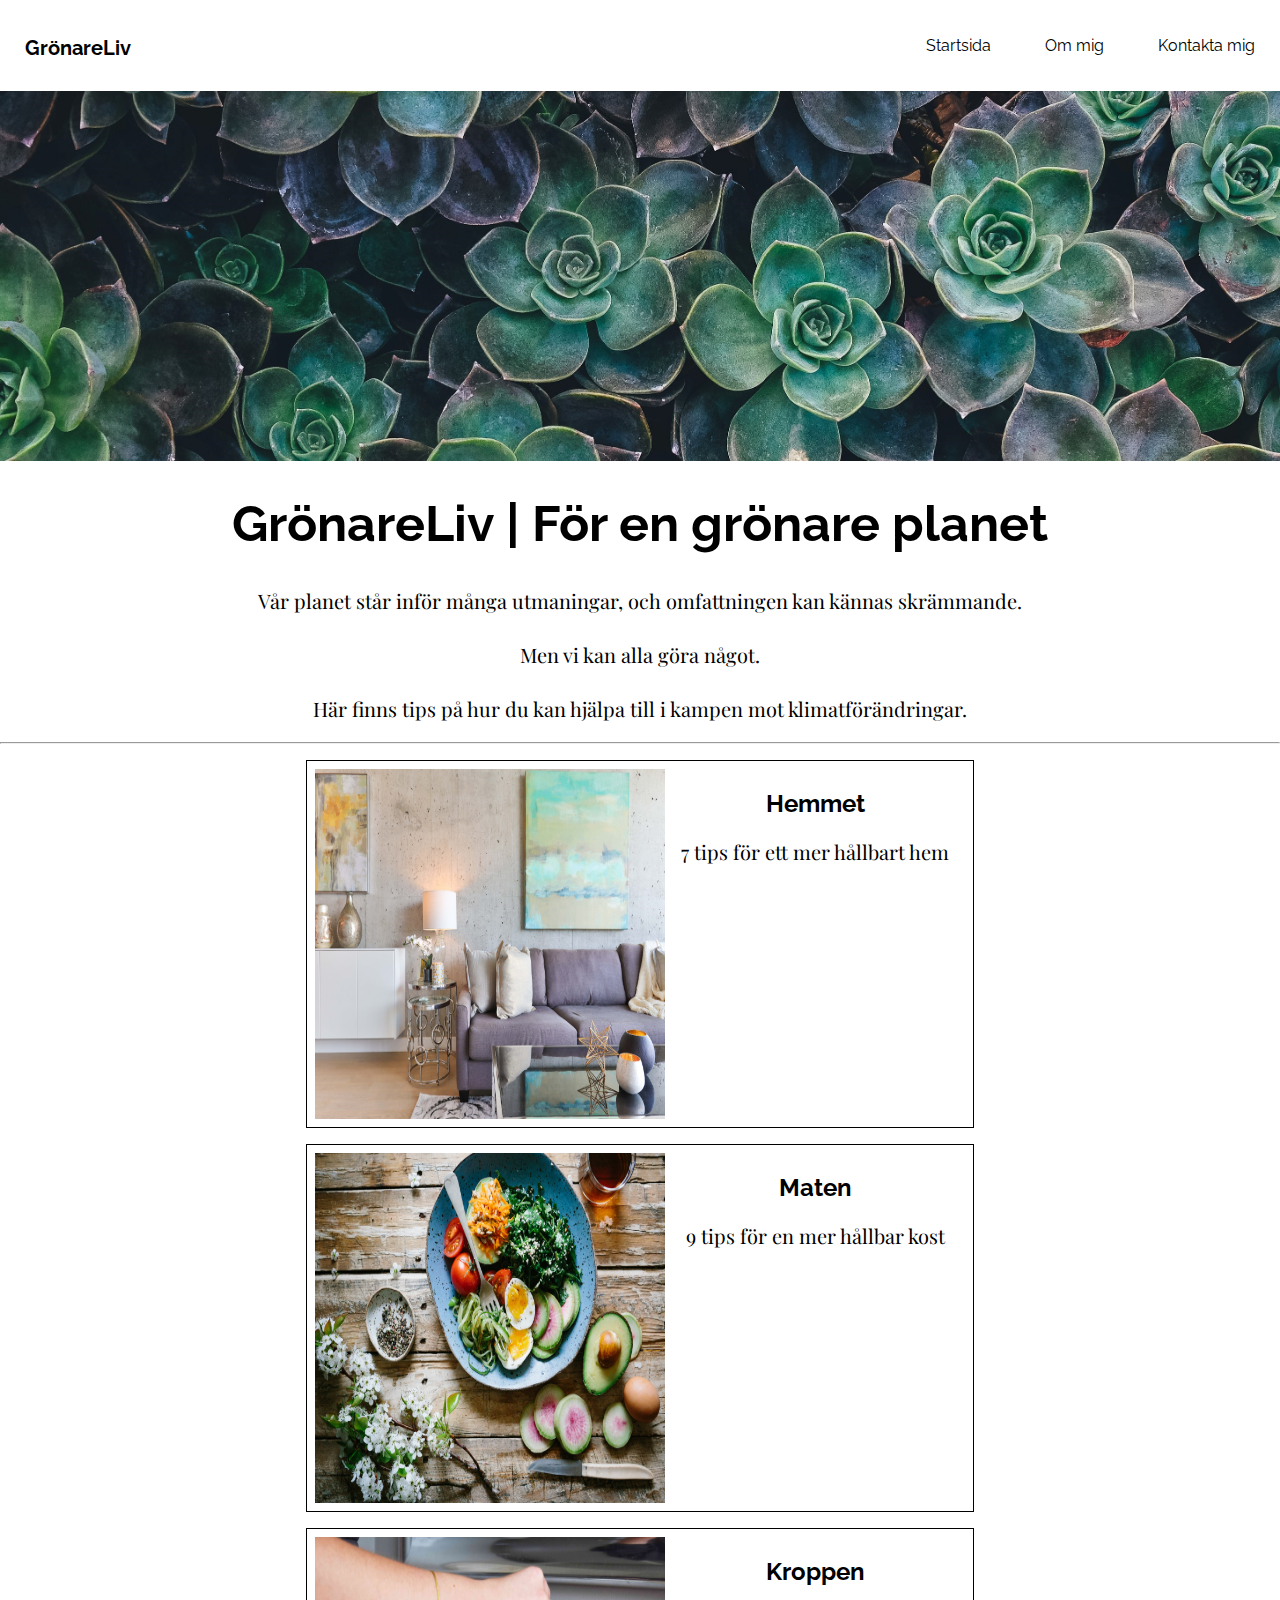
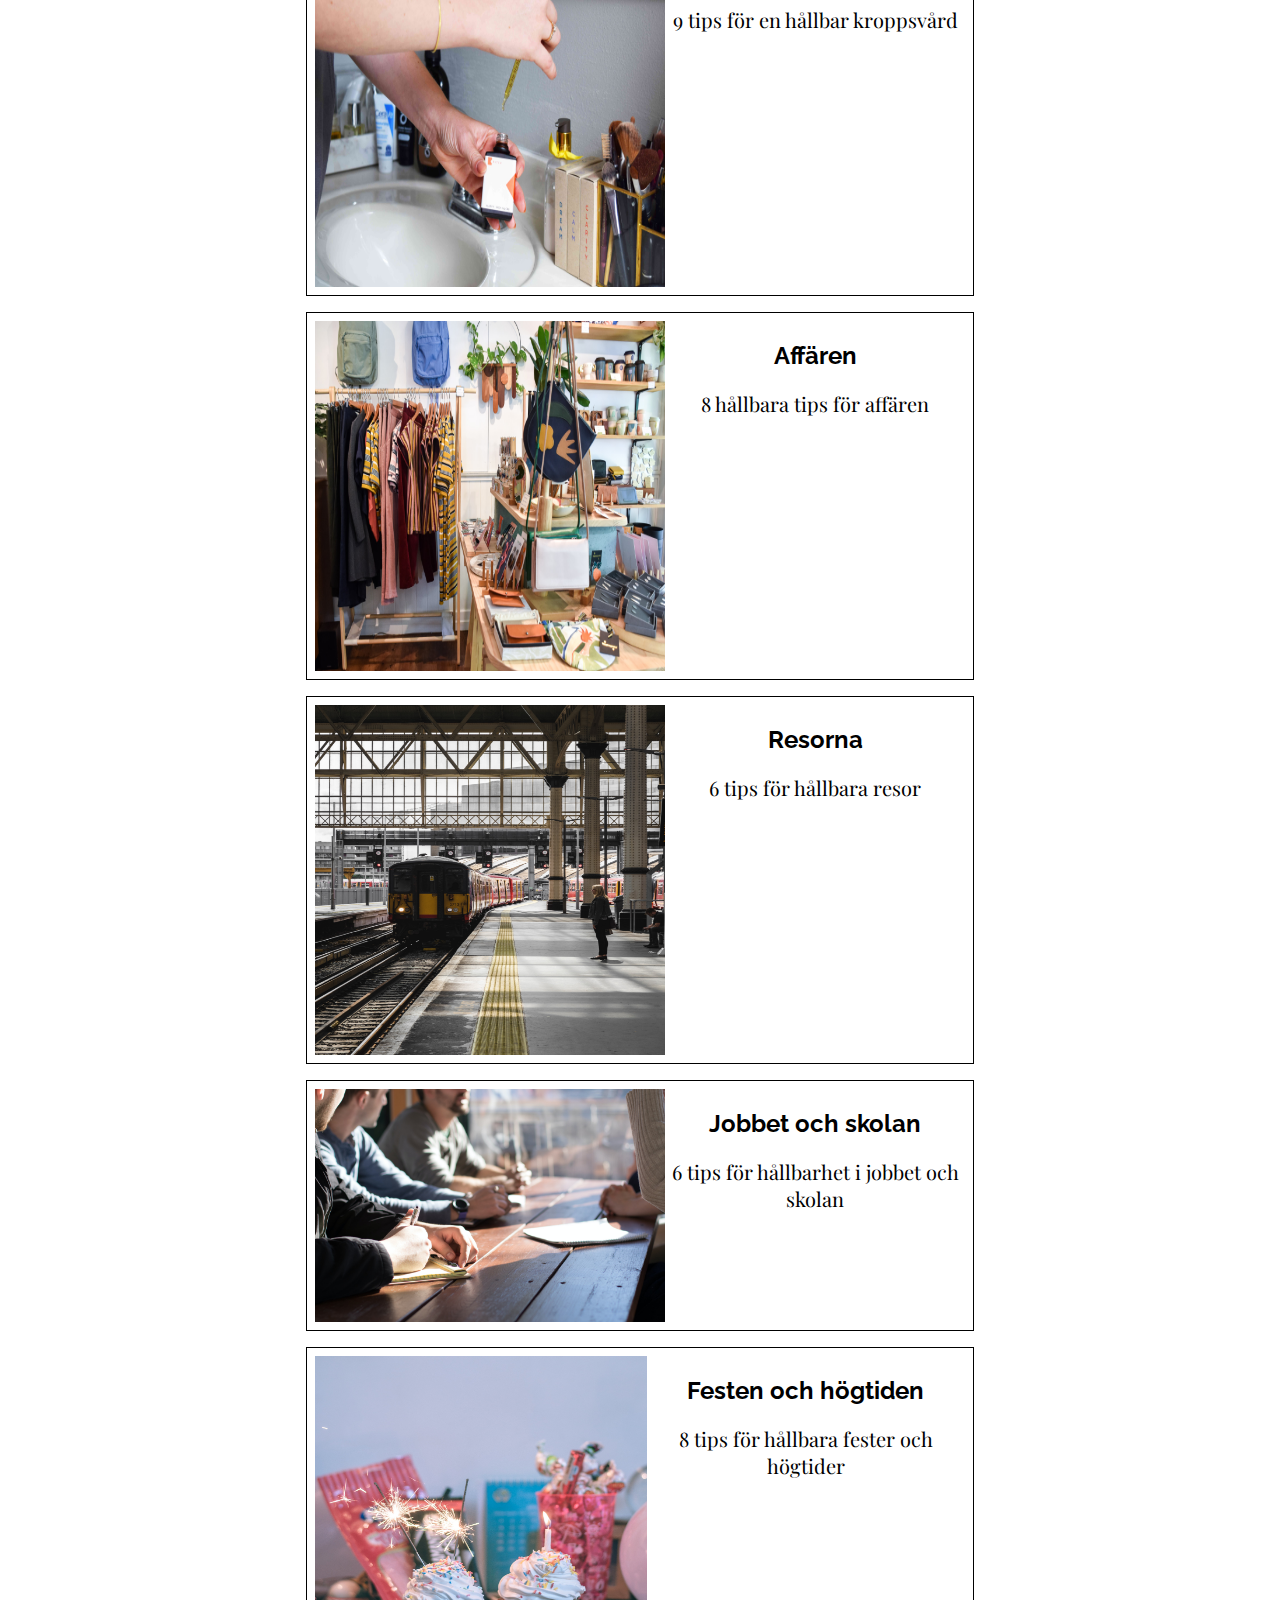
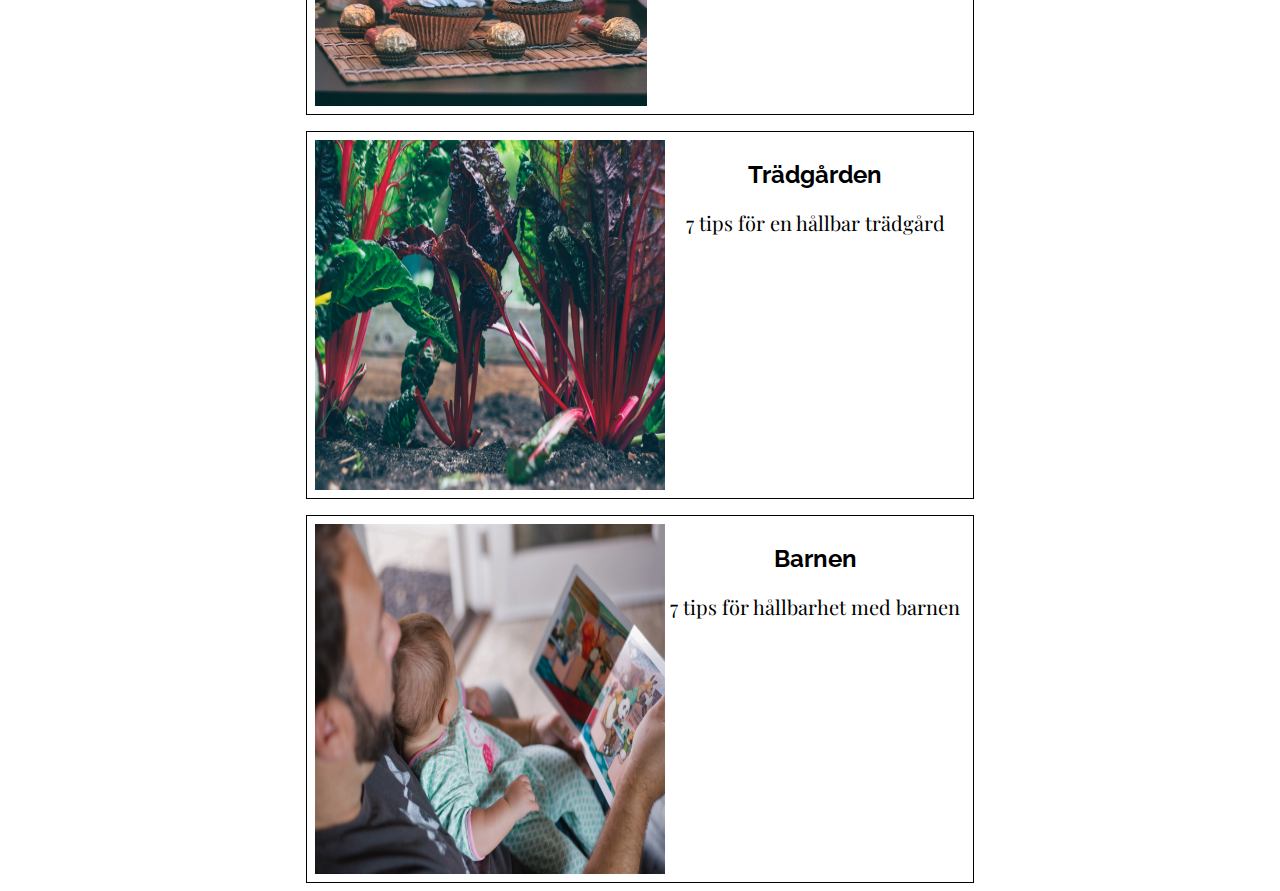
<file: index.html>
<!DOCTYPE html>
<html lang="en">
  <head>
    <meta charset="utf-8">
    <meta name="viewpoint" content="width=device-width, initial-scale=1">
    <title>GrönareLiv</title>
    <link href="https://fonts.googleapis.com/css2?family=Raleway:wght@300&family=Roboto&display=swap" rel="stylesheet">
    <link href="https://fonts.googleapis.com/css2?family=Playfair+Display&family=Raleway:wght@300&display=swap" rel="stylesheet">
    <link rel="stylesheet" href="style.css">
  </head>
  <!--This is the main content-->
  <body>
  <ul class="nav">
    <div class="logo">
      <a href="index.html">GrönareLiv</a>
    </div>
    <li><a href="index.html">Startsida</a></li>
    <li><a href="about.html">Om mig</a></li>
    <li><a href="contact.html">Kontakta mig</a></li>
  </ul>

  <div class="banner">
    <img class="banner-image" src="img/succulents.jpg">
  </div>

  <h1>GrönareLiv | För en grönare planet</h1>
  <p>Vår planet står inför många utmaningar, och omfattningen kan kännas skrämmande.<br> <br>
    Men vi kan alla göra något.<br> <br>
    Här finns tips på hur du kan hjälpa till i kampen mot klimatförändringar.</p>
    <hr>
    <div class="container">

      <a href="hemmet.html" class="item-link">
        <div class="item">
          <img src="img/livingroom.jpg" alt="Hus" width="350px" height="350px"/>
          <div>
            <h2>Hemmet</h2>
            <p>7 tips för ett mer hållbart hem</p>
          </div>
        </div>
      </a>

      <a href="maten.html" class="item-link">
        <div class="item">
          <img src="img/food.jpg" alt="Mat" width="350px" height="350px"/>
          <div>
            <h2>Maten</h2>
            <p>9 tips för en mer hållbar kost</p>
          </div>
        </div>
      </a>

      <a href="kroppen.html" class="item-link">
        <div class="item">
          <img src="img/skincare.jpg" alt="Badrum" width="350px" height="350px"/>
          <div>
            <h2>Kroppen</h2>
            <p>9 tips för en hållbar kroppsvård</p>
          </div>
        </div>
      </a>

      <a href="affaren.html" class="item-link">
        <div class="item">
          <img src="img/affar.jpg" alt="Affär" width="350px" height="350px"/>
          <div>
            <h2>Affären</h2>
            <p>8 hållbara tips för affären</p>
          </div>
        </div>
      </a>

      <a href="resorna.html" class="item-link">
        <div class="item">
          <img src="img/train.jpg" alt="Tågstation" width="350px" height="350px"/>
          <div>
            <h2>Resorna</h2>
            <p>6 tips för hållbara resor</p>
          </div>
        </div>
      </a>

      <a href="jobbet.html" class="item-link">
        <div class="item">
          <img src="img/work.jpg" alt="Människor i ett möte" width="350px"/>
          <div>
            <h2>Jobbet och skolan</h2>
            <p>6 tips för hållbarhet i jobbet och skolan</p>
          </div>
        </div>
      </a>

      <a href="festen.html" class="item-link">
        <div class="item">
          <img src="img/festen.jpg" alt="Fest" width="350px" height="350px"/>
          <div>
            <h2>Festen och högtiden</h2>
            <p>8 tips för hållbara fester och högtider</p>
          </div>
        </div>
      </a>

      <a href="tradgarden.html" class="item-link">
        <div class="item">
          <img src="img/garden.jpg" alt="Trädgård" width="350px" height="350px"/>
          <div>
            <h2>Trädgården</h2>
            <p>7 tips för en hållbar trädgård</p>
          </div>
        </div>
      </a>

      <a href="barnen.html" class="item-link">
        <div class="item">
          <img src="img/family.jpg" alt="Förälder med barn" width="350px" height="350px"/>
          <div>
            <h2>Barnen</h2>
            <p>7 tips för hållbarhet med barnen</p>
          </div>
        </div>
      </a>

    </div>

  </body>
</html>
</file>
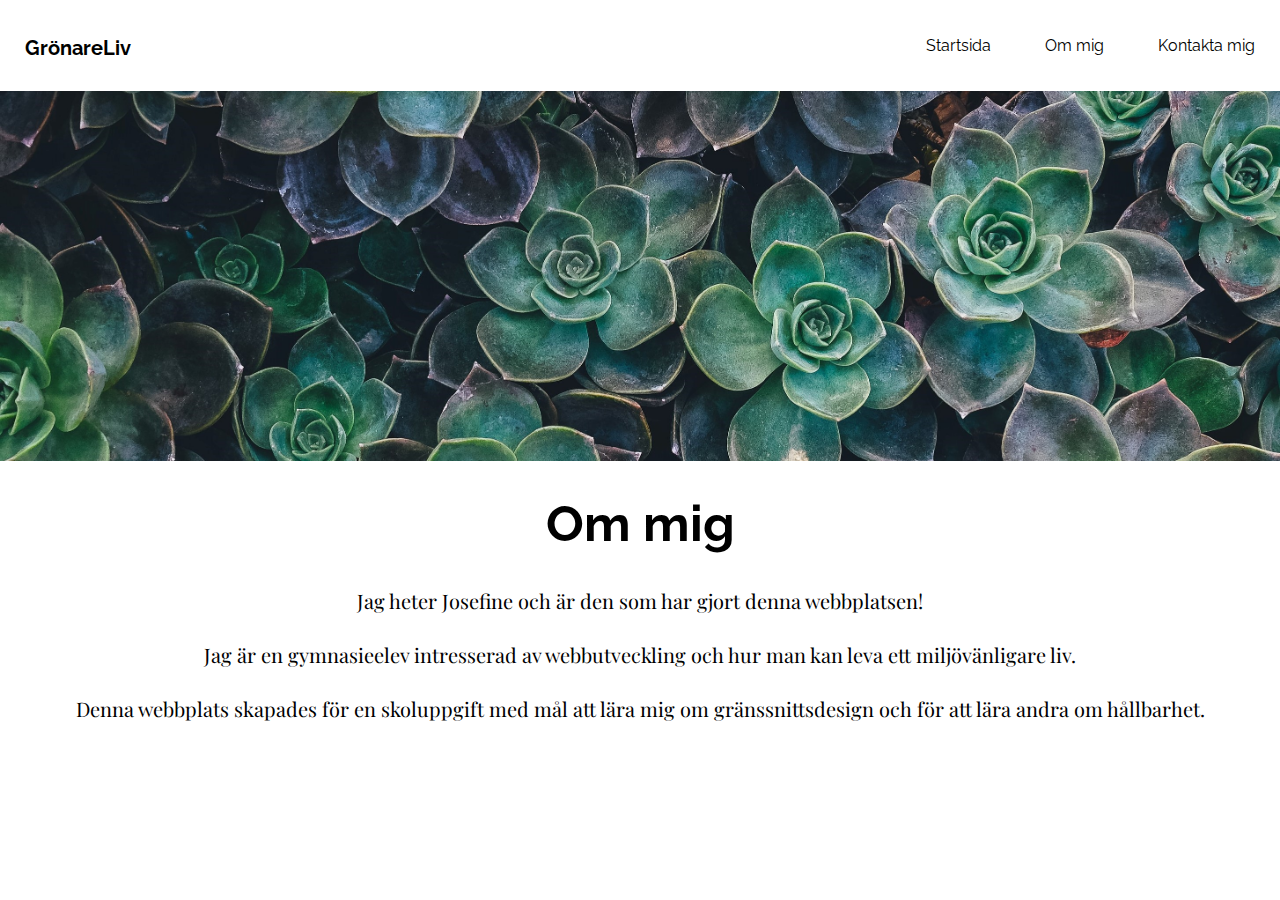
<file: about.html>
<!DOCTYPE html>
<html lang="en">
  <head>
    <meta charset="utf-8">
    <meta name="viewpoint" content="width=device-width, initial-scale=1">
    <title>Om mig | GrönareLiv</title>
    <link href="https://fonts.googleapis.com/css2?family=Raleway:wght@300&family=Roboto&display=swap" rel="stylesheet">
    <link href="https://fonts.googleapis.com/css2?family=Playfair+Display&family=Raleway:wght@300&display=swap" rel="stylesheet">
    <link rel="stylesheet" href="style.css">
  </head>
  <!--This is the main content-->
  <body>
    <ul class="nav">
      <div class="logo">
        <a href="index.html">GrönareLiv</a>
      </div>
      <li><a href="index.html">Startsida</a></li>
      <li><a href="about.html">Om mig</a></li>
      <li><a href="contact.html">Kontakta mig</a></li>
    </ul>

    <div class="banner">
      <img class="banner-image" src="img/succulents.jpg">
    </div>

    <h1>Om mig</h1>
    <p>Jag heter Josefine och är den som har gjort denna webbplatsen!<br> <br>
      Jag är en gymnasieelev intresserad av webbutveckling och hur man kan leva ett miljövänligare liv.<br> <br>
      Denna webbplats skapades för en skoluppgift med mål att lära mig om gränssnittsdesign och för att lära andra om hållbarhet.
    </p>

  </body>
</html>
</file>
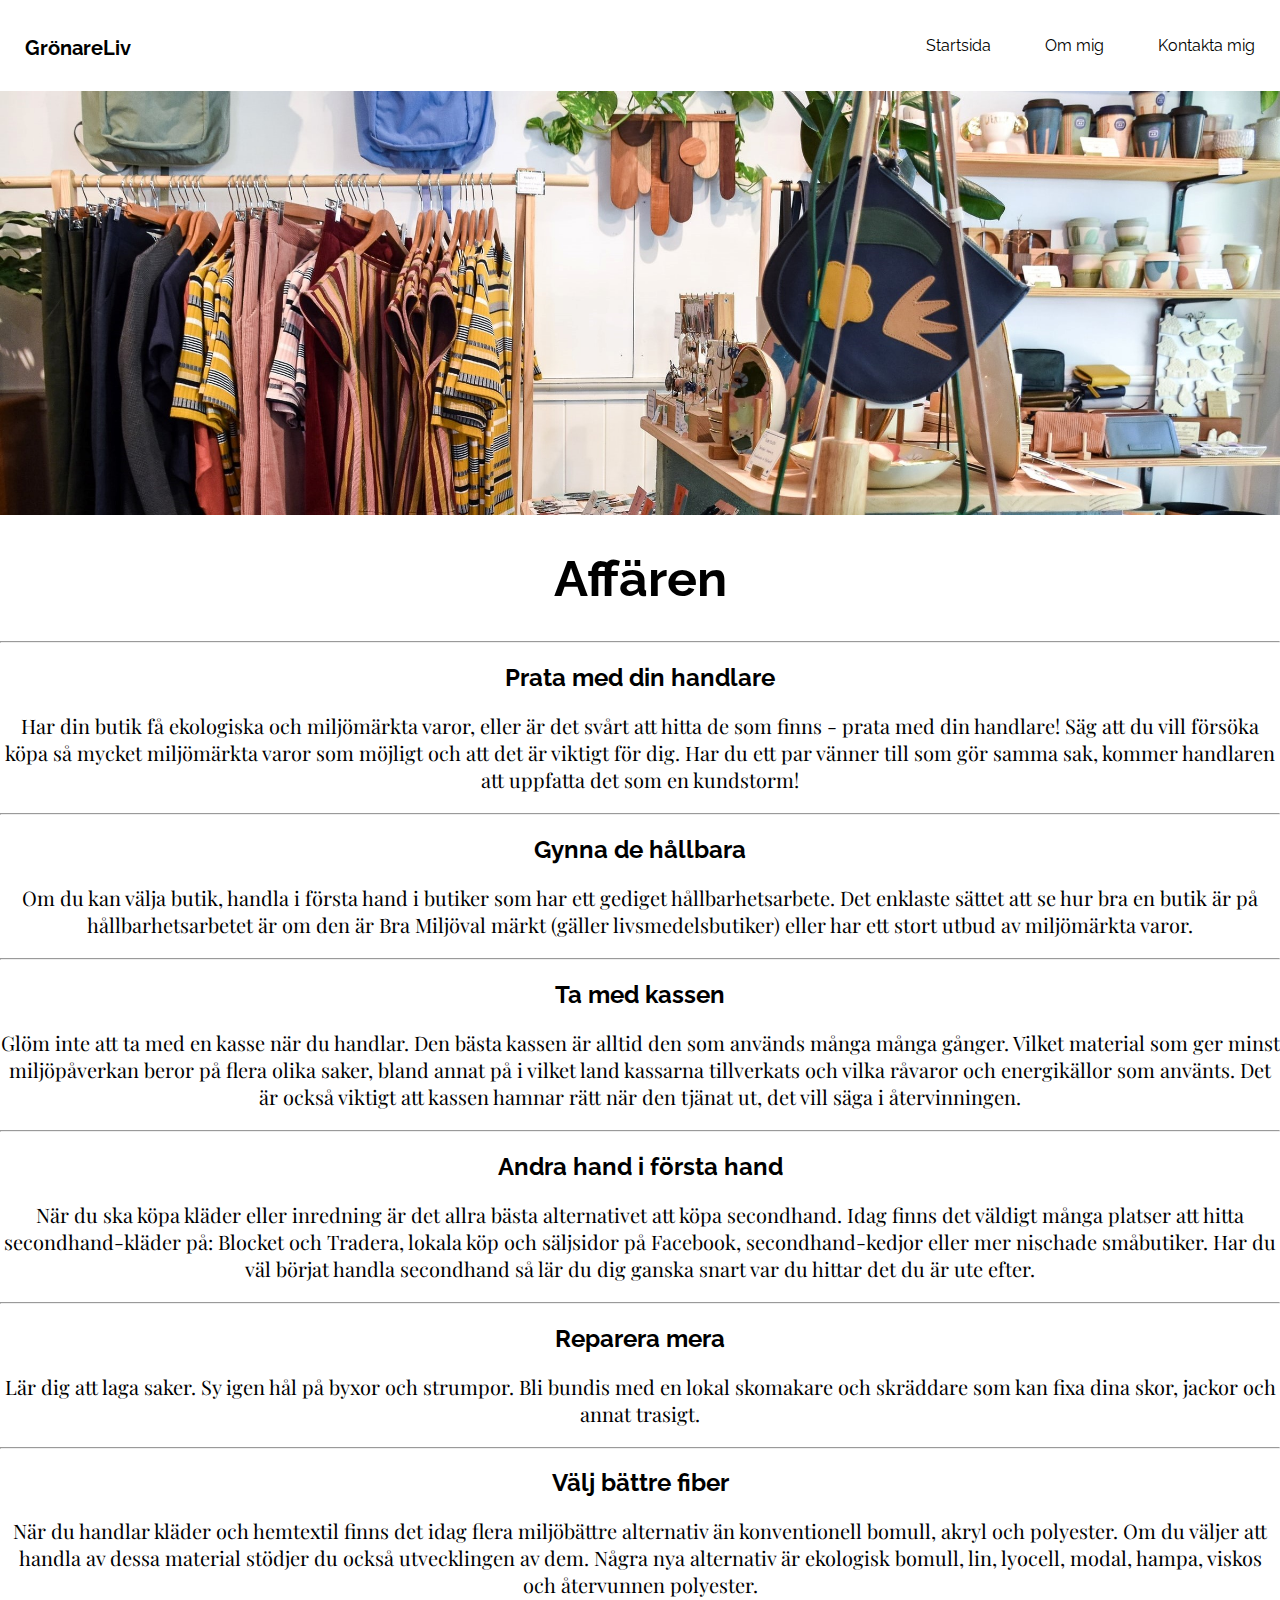
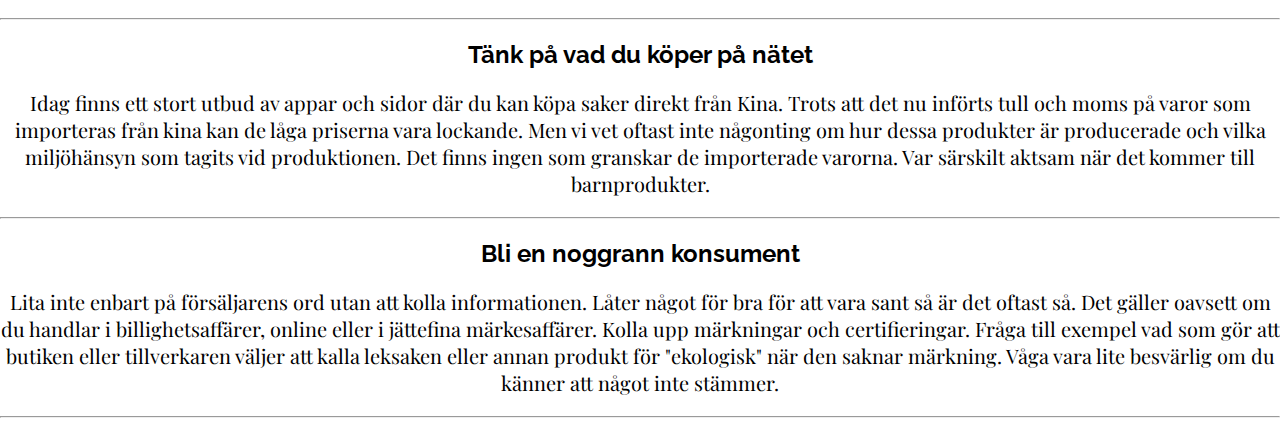
<file: affaren.html>
<!DOCTYPE html>
<html lang="en">
  <head>
    <meta charset="utf-8">
    <meta name="viewpoint" content="width=device-width, initial-scale=1">
    <title>Affären | GrönareLiv</title>
    <link href="https://fonts.googleapis.com/css2?family=Raleway:wght@300&family=Roboto&display=swap" rel="stylesheet">
    <link href="https://fonts.googleapis.com/css2?family=Playfair+Display&family=Raleway:wght@300&display=swap" rel="stylesheet">
    <link rel="stylesheet" href="style.css">
  </head>
  <body>
    <ul class="nav">
      <div class="logo">
        <a href="index.html">GrönareLiv</a>
      </div>
      <li><a href="index.html">Startsida</a></li>
      <li><a href="about.html">Om mig</a></li>
      <li><a href="contact.html">Kontakta mig</a></li>
    </ul>

    <div class="banner">
      <img class="banner-image" src="img/affar2.jpg">
    </div>

    <h1>Affären</h1>
    <hr>

    <h2>Prata med din handlare</h2>
    <p>Har din butik få ekologiska och miljömärkta varor, eller är det svårt att hitta de som finns - prata med din handlare!
      Säg att du vill försöka köpa så mycket miljömärkta varor som möjligt och att det är viktigt för dig.
      Har du ett par vänner till som gör samma sak, kommer handlaren att uppfatta det som en kundstorm!</p> <hr>

    <h2>Gynna de hållbara</h2>
    <p>Om du kan välja butik, handla i första hand i butiker som har ett gediget hållbarhetsarbete.
      Det enklaste sättet att se hur bra en butik är på hållbarhetsarbetet är om den är Bra Miljöval märkt (gäller livsmedelsbutiker) eller har ett stort utbud av miljömärkta varor.</p> <hr>

    <h2>Ta med kassen</h2>
    <p>Glöm inte att ta med en kasse när du handlar. Den bästa kassen är alltid den som används många många gånger.
      Vilket material som ger minst miljöpåverkan beror på flera olika saker, bland annat på i vilket land kassarna tillverkats och vilka råvaror och energikällor som använts.
      Det är också viktigt att kassen hamnar rätt när den tjänat ut, det vill säga i återvinningen.</p> <hr>

    <h2>Andra hand i första hand</h2>
    <p>När du ska köpa kläder eller inredning är det allra bästa alternativet att köpa secondhand.
      Idag finns det väldigt många platser att hitta secondhand-kläder på: Blocket och Tradera, lokala köp och säljsidor på Facebook, secondhand-kedjor eller mer nischade småbutiker.
      Har du väl börjat handla secondhand så lär du dig ganska snart var du hittar det du är ute efter.</p> <hr>

    <h2>Reparera mera</h2>
    <p>Lär dig att laga saker. Sy igen hål på byxor och strumpor.
      Bli bundis med en lokal skomakare och skräddare som kan fixa dina skor, jackor och annat trasigt.</p> <hr>

    <h2>Välj bättre fiber</h2>
    <p>När du handlar kläder och hemtextil finns det idag flera miljöbättre alternativ än konventionell bomull, akryl och polyester.
      Om du väljer att handla av dessa material stödjer du också utvecklingen av dem.
      Några nya alternativ är ekologisk bomull, lin, lyocell, modal, hampa, viskos och återvunnen polyester.</p> <hr>

    <h2>Tänk på vad du köper på nätet</h2>
    <p>Idag finns ett stort utbud av appar och sidor där du kan köpa saker direkt från Kina.
      Trots att det nu införts tull och moms på varor som importeras från kina kan de låga priserna vara lockande.
      Men vi vet oftast inte någonting om hur dessa produkter är producerade och vilka miljöhänsyn som tagits vid produktionen.
      Det finns ingen som granskar de importerade varorna. Var särskilt aktsam när det kommer till barnprodukter. </p> <hr>

    <h2>Bli en noggrann konsument</h2>
    <p>Lita inte enbart på försäljarens ord utan att kolla informationen.
      Låter något för bra för att vara sant så är det oftast så.
      Det gäller oavsett om du handlar i billighetsaffärer, online eller i jättefina märkesaffärer.
      Kolla upp märkningar och certifieringar.
      Fråga till exempel vad som gör att butiken eller tillverkaren väljer att kalla leksaken eller annan produkt för "ekologisk" när den saknar märkning.
      Våga vara lite besvärlig om du känner att något inte stämmer.</p> <hr>
  </body>
</html>
</file>
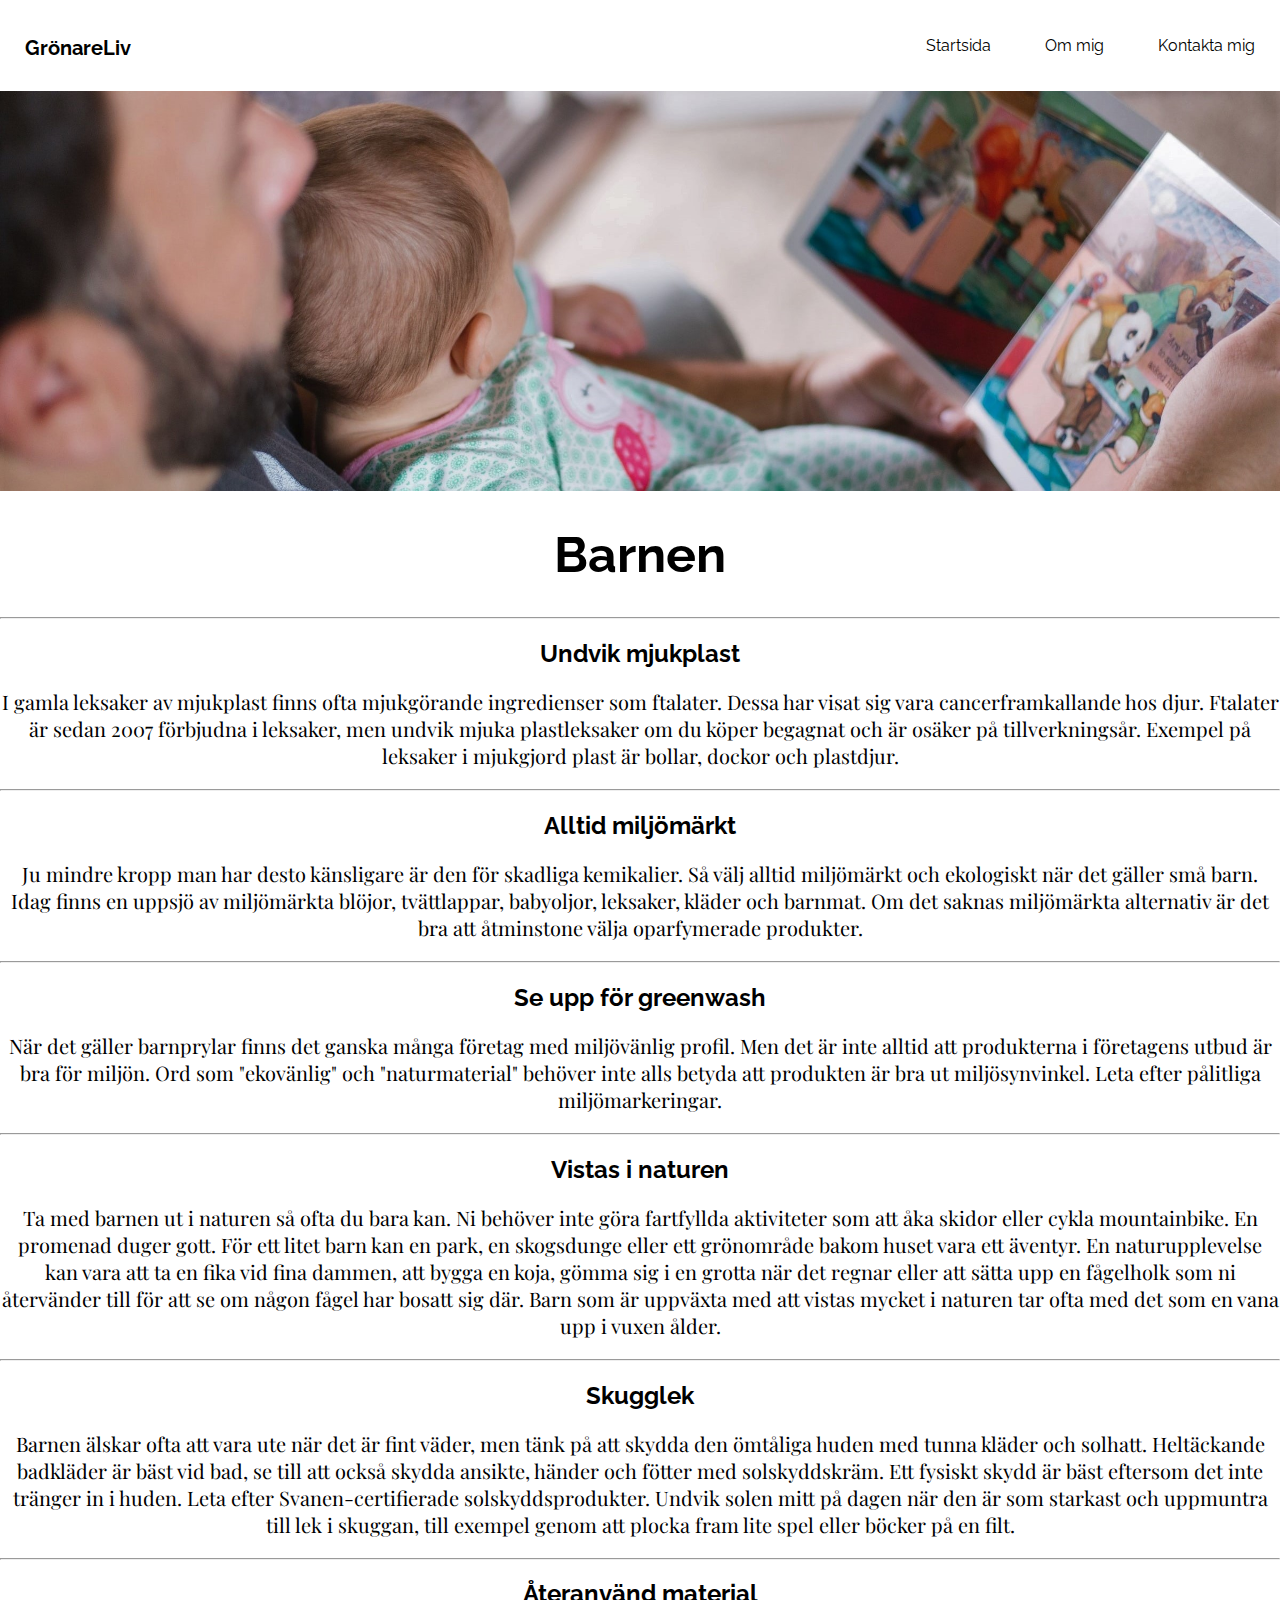
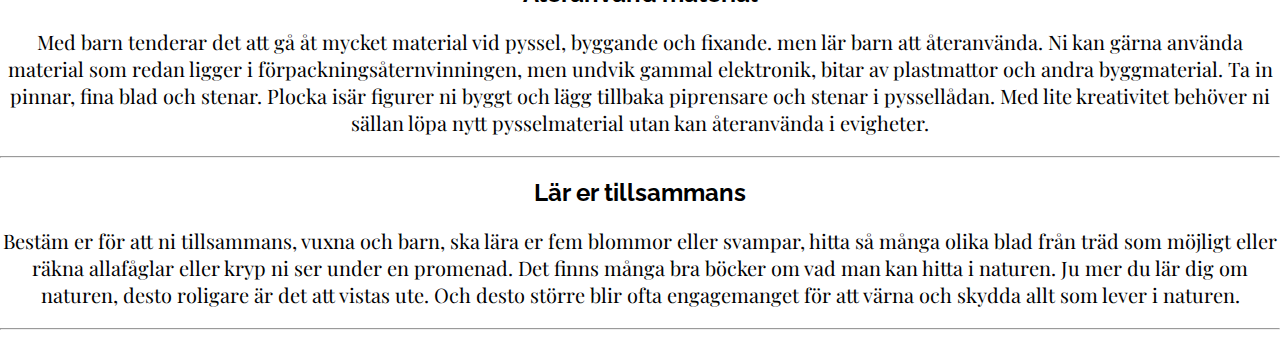
<file: barnen.html>
<!DOCTYPE html>
<html lang="en">
  <head>
    <meta charset="utf-8">
    <meta name="viewpoint" content="width=device-width, initial-scale=1">
    <title>Barnen | GrönareLiv</title>
    <link href="https://fonts.googleapis.com/css2?family=Raleway:wght@300&family=Roboto&display=swap" rel="stylesheet">
    <link href="https://fonts.googleapis.com/css2?family=Playfair+Display&family=Raleway:wght@300&display=swap" rel="stylesheet">
    <link rel="stylesheet" href="style.css">
  </head>
  <body>
    <ul class="nav">
      <div class="logo">
        <a href="index.html">GrönareLiv</a>
      </div>
      <li><a href="index.html">Startsida</a></li>
      <li><a href="about.html">Om mig</a></li>
      <li><a href="contact.html">Kontakta mig</a></li>
    </ul>

    <div class="banner">
      <img class="banner-image" src="img/family2.jpg">
    </div>

    <h1>Barnen</h1>
    <hr>

    <h2>Undvik mjukplast</h2>
    <p>I gamla leksaker av mjukplast finns ofta mjukgörande ingredienser som ftalater.
      Dessa har visat sig vara cancerframkallande hos djur.
      Ftalater är sedan 2007 förbjudna i leksaker, men undvik mjuka plastleksaker om du köper begagnat och är osäker på tillverkningsår.
      Exempel på leksaker i mjukgjord plast är bollar, dockor och plastdjur.

</p> <hr>

    <h2>Alltid miljömärkt
</h2>
    <p>Ju mindre kropp man har desto känsligare är den för skadliga kemikalier.
      Så välj alltid miljömärkt och ekologiskt när det gäller små barn.
      Idag finns en uppsjö av miljömärkta blöjor, tvättlappar, babyoljor, leksaker, kläder och barnmat.
      Om det saknas miljömärkta alternativ är det bra att åtminstone välja oparfymerade produkter.</p> <hr>

    <h2>Se upp för greenwash</h2>
    <p>När det gäller barnprylar finns det ganska många företag med miljövänlig profil.
      Men det är inte alltid att produkterna i företagens utbud är bra för miljön.
      Ord som "ekovänlig" och "naturmaterial" behöver inte alls betyda att produkten är bra ut miljösynvinkel.
      Leta efter pålitliga miljömarkeringar. </p> <hr>

    <h2>Vistas i naturen</h2>
    <p>Ta med barnen ut i naturen så ofta du bara kan.
      Ni behöver inte göra fartfyllda aktiviteter som att åka skidor eller cykla mountainbike.
      En promenad duger gott. För ett litet barn kan en park, en skogsdunge eller ett grönområde bakom huset vara ett äventyr.
      En naturupplevelse kan vara att ta en fika vid fina dammen, att bygga en koja,
      gömma sig i en grotta när det regnar eller att sätta upp en fågelholk som ni återvänder till för att se om någon fågel har bosatt sig där.
      Barn som är uppväxta med att vistas mycket i naturen tar ofta med det som en vana upp i vuxen ålder.</p> <hr>

    <h2>Skugglek</h2>
    <p>Barnen älskar ofta att vara ute när det är fint väder, men tänk på att skydda den ömtåliga huden med tunna kläder och solhatt.
      Heltäckande badkläder är bäst vid bad, se till att också skydda ansikte, händer och fötter med solskyddskräm.
      Ett fysiskt skydd är bäst eftersom det inte tränger in i huden. Leta efter Svanen-certifierade solskyddsprodukter.
      Undvik solen mitt på dagen när den är som starkast och uppmuntra till lek i skuggan, till exempel genom att plocka fram lite spel eller böcker på en filt.</p> <hr>

    <h2>Återanvänd material</h2>
    <p>Med barn tenderar det att gå åt mycket material vid pyssel, byggande och fixande. men lär barn att återanvända.
      Ni kan gärna använda material som redan ligger i förpackningsåternvinningen, men undvik gammal elektronik, bitar av plastmattor och andra byggmaterial.
      Ta in pinnar, fina blad och stenar. Plocka isär figurer ni byggt och lägg tillbaka piprensare och stenar i pyssellådan.
      Med lite kreativitet behöver ni sällan löpa nytt pysselmaterial utan kan återanvända i evigheter.</p> <hr>

    <h2>Lär er tillsammans</h2>
    <p>Bestäm er för att ni tillsammans, vuxna och barn, ska  lära er fem blommor eller svampar,
      hitta så många olika blad från träd som möjligt eller räkna allafåglar eller kryp ni ser under en promenad.
      Det finns många bra böcker om vad man kan hitta i naturen. Ju mer du lär dig om naturen, desto roligare är det att vistas ute.
      Och desto större blir ofta engagemanget för att värna och skydda allt som lever i naturen.</p> <hr>
  </body>
</html>
</file>
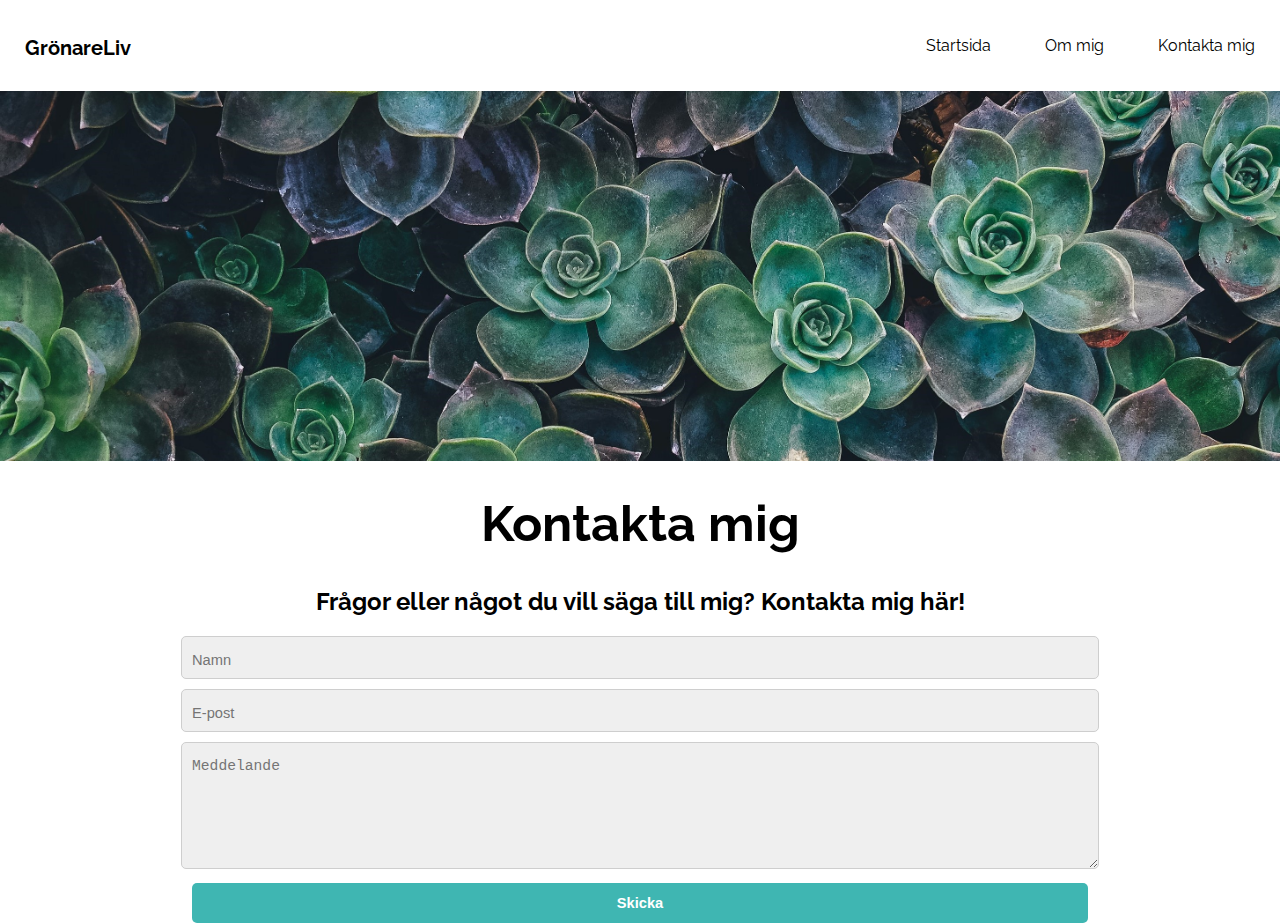
<file: contact.html>
<!DOCTYPE html>
<html lang="en">
  <head>
    <meta charset="utf-8">
    <meta name="viewpoint" content="width=device-width, initial-scale=1">
    <title>Kontakta mig | GrönareLiv</title>
    <link href="https://fonts.googleapis.com/css2?family=Raleway:wght@300&family=Roboto&display=swap" rel="stylesheet">
    <link rel="stylesheet" href="style.css">
  </head>
  <!--This is the main content-->
  <body>
    <ul class="nav">
      <div class="logo">
        <a href="index.html">GrönareLiv</a>
      </div>
      <li><a href="index.html">Startsida</a></li>
      <li><a href="about.html">Om mig</a></li>
      <li><a href="contact.html">Kontakta mig</a></li>
    </ul>

    <div class="banner">
      <img class="banner-image" src="img/succulents.jpg">
    </div>

    <!-- Form section start -->
       <div class="section">
            <h1>Kontakta mig</h1>
            <h2>Frågor eller något du vill säga till mig? Kontakta mig här!</h2>
            <form>
                <input name="name" placeholder="Namn" type="text" required /><br/>
                <input name="email" placeholder="E-post" type="email" required /><br/>
                <textarea name="message" placeholder="Meddelande" required ></textarea>
                <input type="submit" value="Skicka" class="submit" />
            </form>
        </div>
        <!-- Form section end -->

  </body>
</html>
</file>
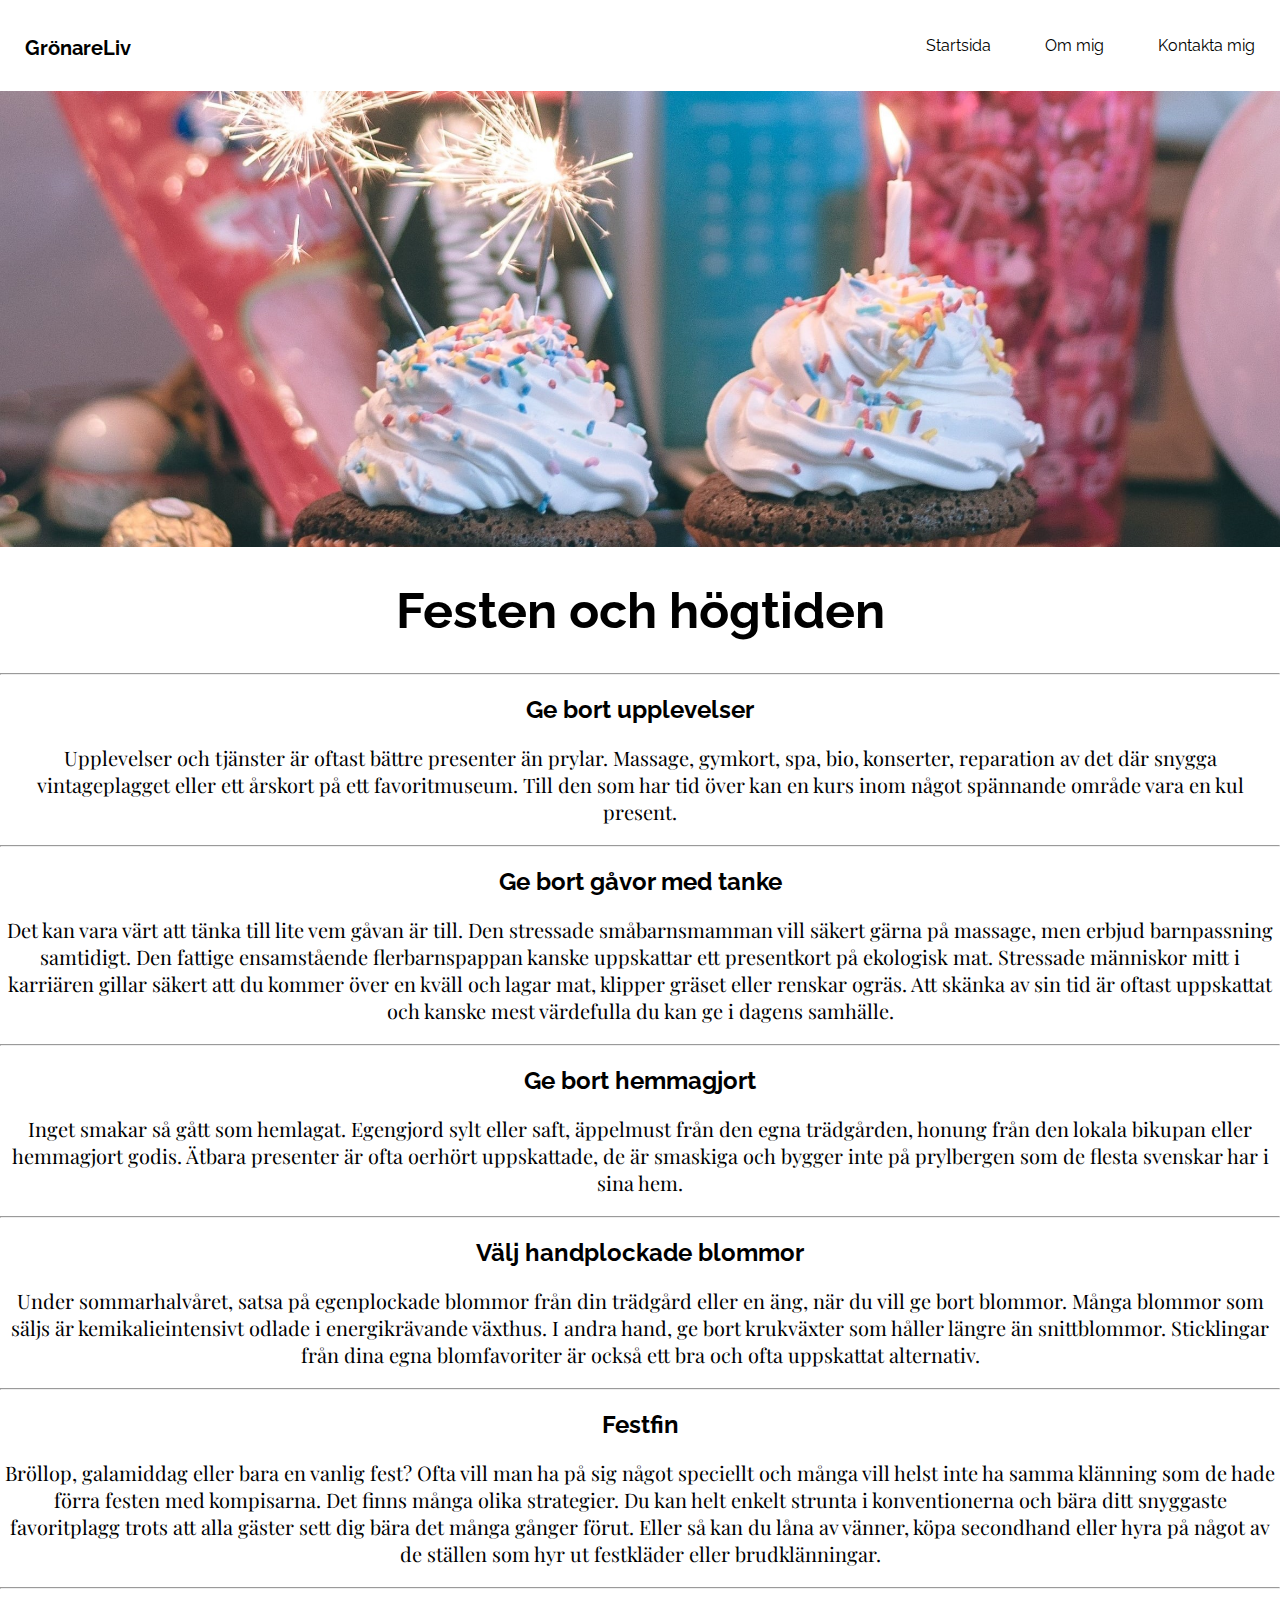
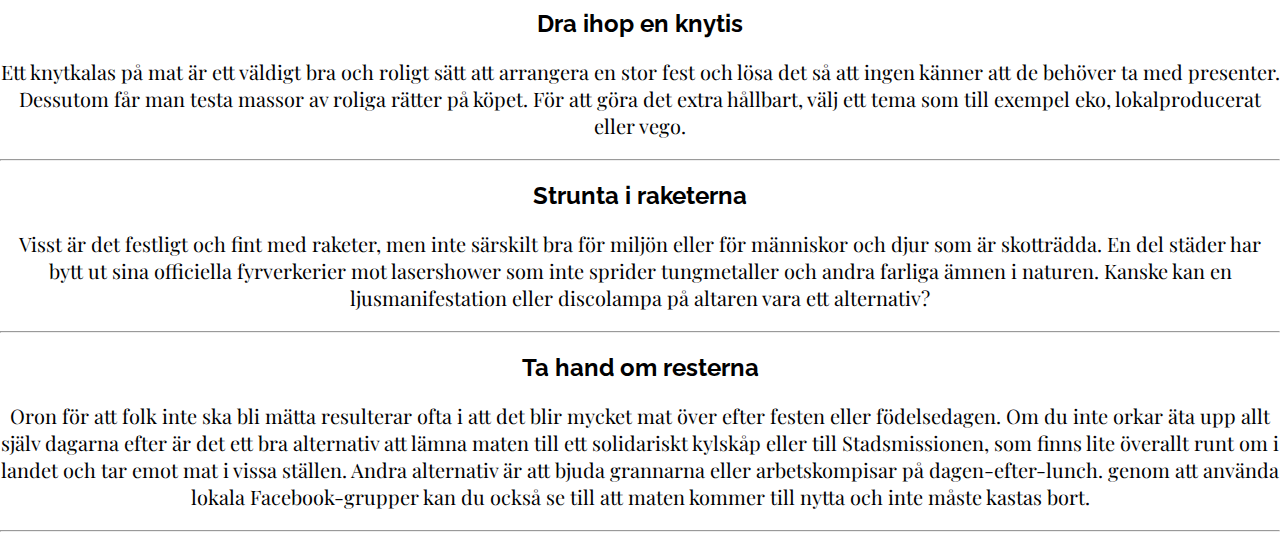
<file: festen.html>
<!DOCTYPE html>
<html lang="en">
  <head>
    <meta charset="utf-8">
    <meta name="viewpoint" content="width=device-width, initial-scale=1">
    <title>Festen&högtiden | GrönareLiv</title>
    <link href="https://fonts.googleapis.com/css2?family=Raleway:wght@300&family=Roboto&display=swap" rel="stylesheet">
    <link href="https://fonts.googleapis.com/css2?family=Playfair+Display&family=Raleway:wght@300&display=swap" rel="stylesheet">
    <link rel="stylesheet" href="style.css">
  </head>
  <body>
    <ul class="nav">
      <div class="logo">
        <a href="index.html">GrönareLiv</a>
      </div>
      <li><a href="index.html">Startsida</a></li>
      <li><a href="about.html">Om mig</a></li>
      <li><a href="contact.html">Kontakta mig</a></li>
    </ul>

    <div class="banner">
      <img class="banner-image" src="img/festen2.jpg">
    </div>

    <h1>Festen och högtiden</h1>
    <hr>

    <h2>Ge bort upplevelser</h2>
    <p>Upplevelser och tjänster är oftast bättre presenter än prylar. Massage, gymkort, spa, bio, konserter, reparation av det där snygga vintageplagget eller ett årskort på ett favoritmuseum.
      Till den som har tid över kan en kurs inom något spännande område vara en kul present.</p> <hr>

    <h2>Ge bort gåvor med tanke
</h2>
    <p>Det kan vara värt att tänka till lite vem gåvan är till.
      Den stressade småbarnsmamman vill säkert gärna på massage, men erbjud barnpassning samtidigt.
      Den fattige ensamstående flerbarnspappan kanske uppskattar ett presentkort på ekologisk mat.
      Stressade människor mitt i karriären gillar säkert att du kommer över en kväll och lagar mat, klipper gräset eller renskar ogräs.
      Att skänka av sin tid är oftast uppskattat och kanske mest värdefulla du kan ge i dagens samhälle.</p> <hr>

    <h2>Ge bort hemmagjort</h2>
    <p>Inget smakar så gått som hemlagat.
      Egengjord sylt eller saft, äppelmust från den egna trädgården, honung från den lokala bikupan eller hemmagjort godis.
      Ätbara presenter är ofta oerhört uppskattade, de är smaskiga och bygger inte på prylbergen som de flesta svenskar har i sina hem.</p> <hr>

    <h2>Välj handplockade blommor</h2>
    <p>Under sommarhalvåret, satsa på egenplockade blommor från din trädgård eller en äng, när du vill ge bort blommor.
      Många blommor som säljs är kemikalieintensivt odlade i energikrävande växthus.
      I andra hand, ge bort krukväxter som håller längre än snittblommor.
      Sticklingar från dina egna blomfavoriter är också ett bra och ofta uppskattat alternativ. </p> <hr>

    <h2>Festfin</h2>
    <p>Bröllop, galamiddag eller bara en vanlig fest? Ofta vill man ha på sig något speciellt och många vill helst inte ha samma klänning som de hade förra festen med kompisarna.
      Det finns många olika strategier. Du kan helt enkelt strunta i konventionerna och bära ditt snyggaste favoritplagg trots att alla gäster sett dig bära det många gånger förut.
      Eller så kan du låna av vänner, köpa secondhand eller hyra på något av de ställen som hyr ut festkläder eller brudklänningar.</p> <hr>

    <h2>Dra ihop en knytis</h2>
    <p>Ett knytkalas på mat är ett väldigt bra och roligt sätt att arrangera en stor fest och lösa det så att ingen känner att de behöver ta med presenter.
      Dessutom får man testa massor av roliga rätter på köpet. För att göra det extra hållbart, välj ett tema som till exempel eko, lokalproducerat eller vego.</p> <hr>

    <h2>Strunta i raketerna</h2>
    <p>Visst är det festligt och fint med raketer, men inte särskilt bra för miljön eller för människor och djur som är skotträdda.
      En del städer har bytt ut sina officiella fyrverkerier mot lasershower som inte sprider tungmetaller och andra farliga ämnen i naturen.
      Kanske kan en ljusmanifestation eller discolampa på altaren vara ett alternativ?</p> <hr>

    <h2>Ta hand om resterna</h2>
    <p>Oron för att folk inte ska bli mätta resulterar ofta i att det blir mycket mat över efter festen eller födelsedagen.
      Om du inte orkar äta upp allt själv dagarna efter är det ett bra alternativ att lämna maten till ett solidariskt kylskåp eller till Stadsmissionen, som finns lite överallt runt om i landet och tar emot mat i vissa ställen.
      Andra alternativ är att bjuda grannarna eller arbetskompisar på dagen-efter-lunch. genom att använda lokala Facebook-grupper kan du också se till att maten kommer till nytta och inte måste kastas bort.</p> <hr>
  </body>
</html>
</file>
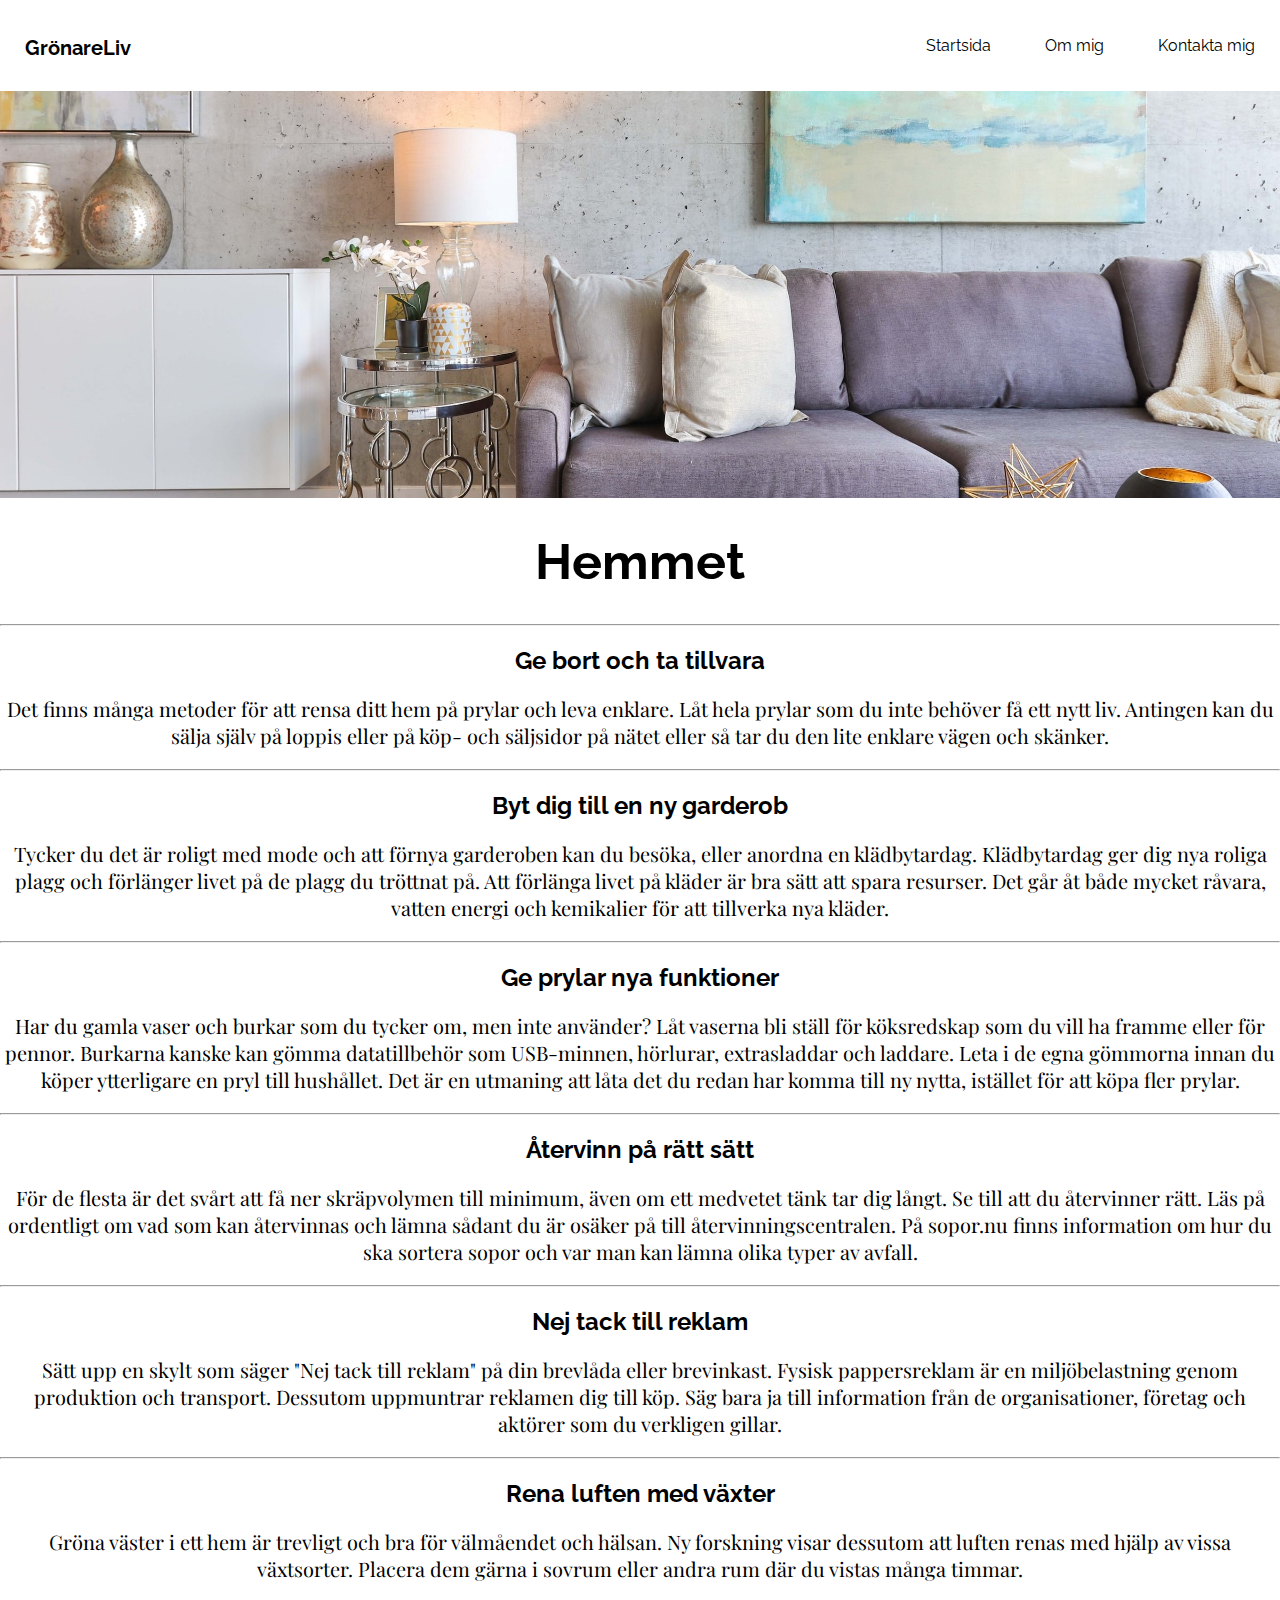
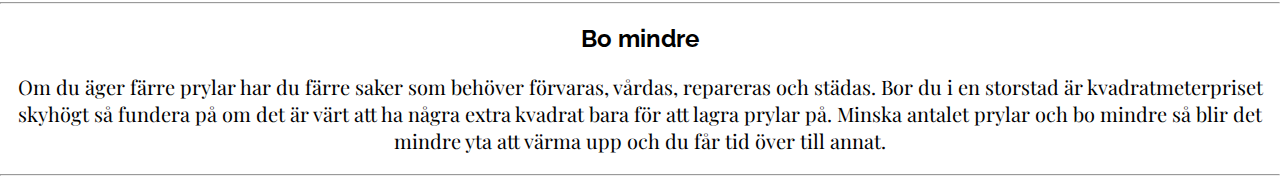
<file: hemmet.html>
<!DOCTYPE html>
<html lang="en">
  <head>
    <meta charset="utf-8">
    <meta name="viewpoint" content="width=device-width, initial-scale=1">
    <title>Hemmet | GrönareLiv</title>
    <link href="https://fonts.googleapis.com/css2?family=Raleway:wght@300&family=Roboto&display=swap" rel="stylesheet">
    <link href="https://fonts.googleapis.com/css2?family=Playfair+Display&family=Raleway:wght@300&display=swap" rel="stylesheet">
    <link rel="stylesheet" href="style.css">
  </head>
  <body>
    <ul class="nav">
      <div class="logo">
        <a href="index.html">GrönareLiv</a>
      </div>
      <li><a href="index.html">Startsida</a></li>
      <li><a href="about.html">Om mig</a></li>
      <li><a href="contact.html">Kontakta mig</a></li>
    </ul>

    <div class="banner">
      <img class="banner-image" src="img/livingroom2.jpg">
    </div>

    <h1>Hemmet</h1>
    <hr>

    <h2>Ge bort och ta tillvara</h2>
    <p>Det finns många metoder för att rensa ditt hem på prylar och leva enklare.
      Låt hela prylar som du inte behöver få ett nytt liv.
      Antingen kan du sälja själv på loppis eller på köp- och säljsidor på nätet eller så tar du den lite enklare vägen och skänker.</p>
      <hr>

    <h2>Byt dig till en ny garderob</h2>
    <p>Tycker du det är roligt med mode och att förnya garderoben kan du besöka, eller anordna en klädbytardag.
      Klädbytardag ger dig nya roliga plagg och förlänger livet på de plagg du tröttnat på.
      Att förlänga livet på kläder är bra sätt att spara resurser.
      Det går åt både mycket råvara, vatten energi och kemikalier för att tillverka nya kläder.</p>
      <hr>

    <h2>Ge prylar nya funktioner</h2>
    <p>Har du gamla vaser och burkar som du tycker om, men inte använder?
      Låt vaserna bli ställ för köksredskap som du vill ha framme eller för pennor.
      Burkarna kanske kan gömma datatillbehör som USB-minnen, hörlurar, extrasladdar och laddare.
      Leta i de egna gömmorna innan du köper ytterligare en pryl till hushållet.
      Det är en utmaning att låta det du redan har komma till ny nytta, istället för att köpa fler prylar.</p>
      <hr>

    <h2>Återvinn på rätt sätt</h2>
    <p>För de flesta är det svårt att få ner skräpvolymen till minimum, även om ett medvetet tänk tar dig långt.
      Se till att du återvinner rätt. Läs på ordentligt om vad som kan återvinnas och lämna sådant du är osäker på till återvinningscentralen.
      På sopor.nu finns information om hur du ska sortera sopor och var man kan lämna olika typer av avfall.</p>
      <hr>

    <h2>Nej tack till reklam</h2>
    <p>Sätt upp en skylt som säger "Nej tack till reklam" på din brevlåda eller brevinkast.
      Fysisk pappersreklam är en miljöbelastning genom produktion och transport.
      Dessutom uppmuntrar reklamen dig till köp. Säg bara ja till information från de organisationer, företag och aktörer som du verkligen gillar.</p>
      <hr>

    <h2>Rena luften med växter</h2>
    <p>Gröna väster i ett hem är trevligt och bra för välmåendet och hälsan.
      Ny forskning visar dessutom att luften renas med hjälp av vissa växtsorter.
      Placera dem gärna i sovrum eller andra rum där du vistas många timmar.</p>
      <hr>

    <h2>Bo mindre</h2>
    <p>Om du äger färre prylar har du färre saker som behöver förvaras, vårdas, repareras och städas.
      Bor du i en storstad är kvadratmeterpriset skyhögt så fundera på om det är värt att ha några extra kvadrat bara för att lagra prylar på.
      Minska antalet prylar och bo mindre så blir det mindre yta att värma upp och du får tid över till annat.</p>
      <hr>
  </body>
</html>
</file>
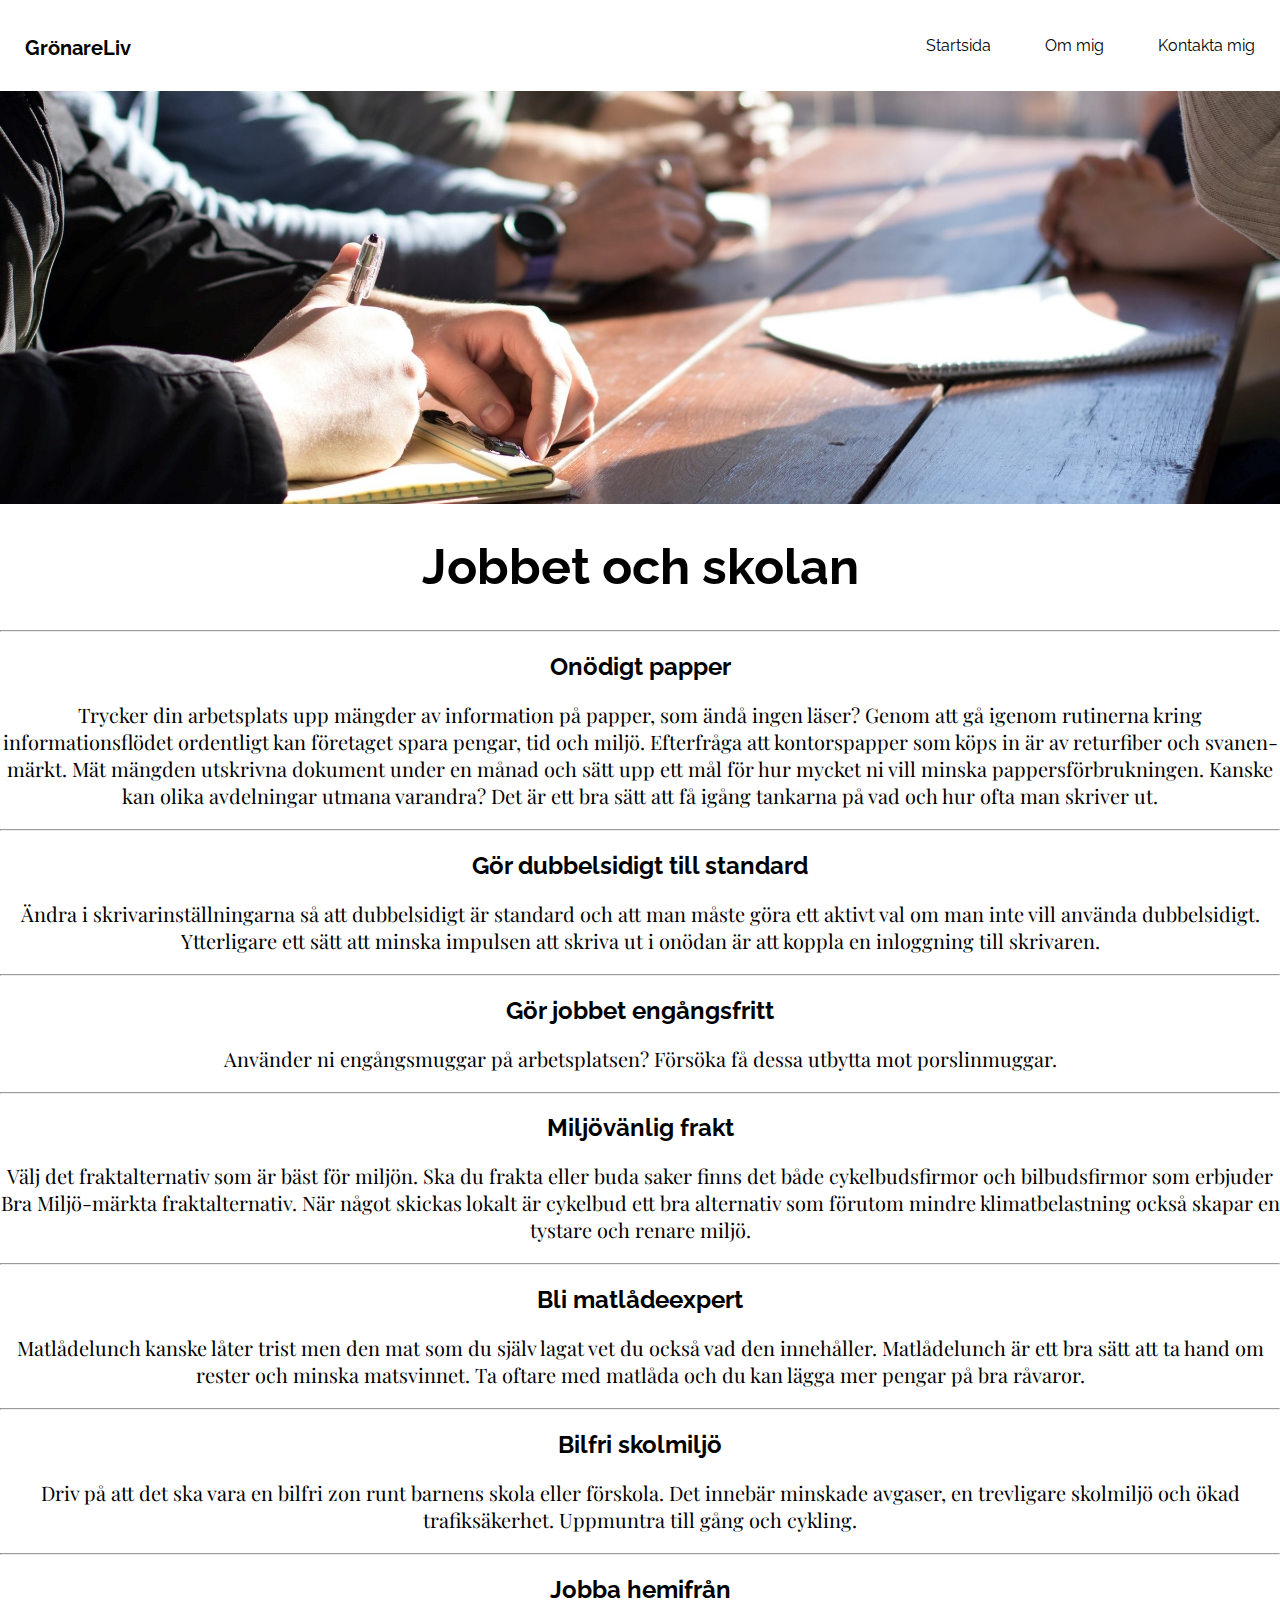
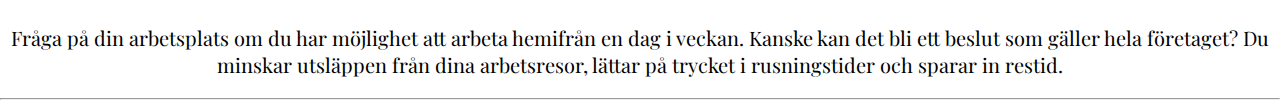
<file: jobbet.html>
<!DOCTYPE html>
<html lang="en">
  <head>
    <meta charset="utf-8">
    <meta name="viewpoint" content="width=device-width, initial-scale=1">
    <title>Jobbet&Skolan | GrönareLiv</title>
    <link href="https://fonts.googleapis.com/css2?family=Raleway:wght@300&family=Roboto&display=swap" rel="stylesheet">
    <link href="https://fonts.googleapis.com/css2?family=Playfair+Display&family=Raleway:wght@300&display=swap" rel="stylesheet">
    <link rel="stylesheet" href="style.css">
  </head>
  <body>
    <ul class="nav">
      <div class="logo">
        <a href="index.html">GrönareLiv</a>
      </div>
      <li><a href="index.html">Startsida</a></li>
      <li><a href="about.html">Om mig</a></li>
      <li><a href="contact.html">Kontakta mig</a></li>
    </ul>

    <div class="banner">
      <img class="banner-image" src="img/work2.jpg">
    </div>

    <h1>Jobbet och skolan</h1>
    <hr>

    <h2>Onödigt papper</h2>
    <p>Trycker din arbetsplats upp mängder av information på papper, som ändå ingen läser?
      Genom att gå igenom rutinerna kring informationsflödet ordentligt kan företaget spara pengar, tid och miljö.
      Efterfråga att kontorspapper som köps in är av returfiber och svanen-märkt.
      Mät mängden utskrivna dokument under en månad och sätt upp ett mål för hur mycket ni vill minska pappersförbrukningen.
      Kanske kan olika avdelningar utmana varandra? Det är ett bra sätt att få igång tankarna på vad och hur ofta man skriver ut.</p> <hr>

    <h2>Gör dubbelsidigt till standard</h2>
    <p>Ändra i skrivarinställningarna så att dubbelsidigt är standard och att man måste göra ett aktivt val om man inte vill använda dubbelsidigt.
      Ytterligare ett sätt att minska impulsen att skriva ut i onödan är att koppla en inloggning till skrivaren. </p> <hr>

    <h2>Gör jobbet engångsfritt</h2>
    <p>Använder ni engångsmuggar på arbetsplatsen? Försöka få dessa utbytta mot porslinmuggar. </p> <hr>

    <h2>Miljövänlig frakt</h2>
    <p>Välj det fraktalternativ som är bäst för miljön.
      Ska du frakta eller buda saker finns det både cykelbudsfirmor och bilbudsfirmor som erbjuder Bra Miljö-märkta fraktalternativ.
      När något skickas lokalt är cykelbud ett bra alternativ som förutom mindre klimatbelastning också skapar en tystare och renare miljö.</p> <hr>

    <h2>Bli matlådeexpert</h2>
    <p>Matlådelunch kanske låter trist men den mat som du själv lagat vet du också vad den innehåller.
      Matlådelunch är ett bra sätt att ta hand om rester och minska matsvinnet.
      Ta oftare med matlåda och du kan lägga mer pengar på bra råvaror.</p> <hr>

    <h2>Bilfri skolmiljö</h2>
    <p>Driv på att det ska vara en bilfri zon runt barnens skola eller förskola.
      Det innebär minskade avgaser, en trevligare skolmiljö och ökad trafiksäkerhet.
      Uppmuntra till gång och cykling.</p> <hr>

    <h2>Jobba hemifrån</h2>
    <p>Fråga på din arbetsplats om du har möjlighet att arbeta hemifrån en dag i veckan.
      Kanske kan det bli ett beslut som gäller hela företaget? Du minskar utsläppen från dina arbetsresor, lättar på trycket i rusningstider och sparar in restid.</p> <hr>
  </body>
</html>
</file>
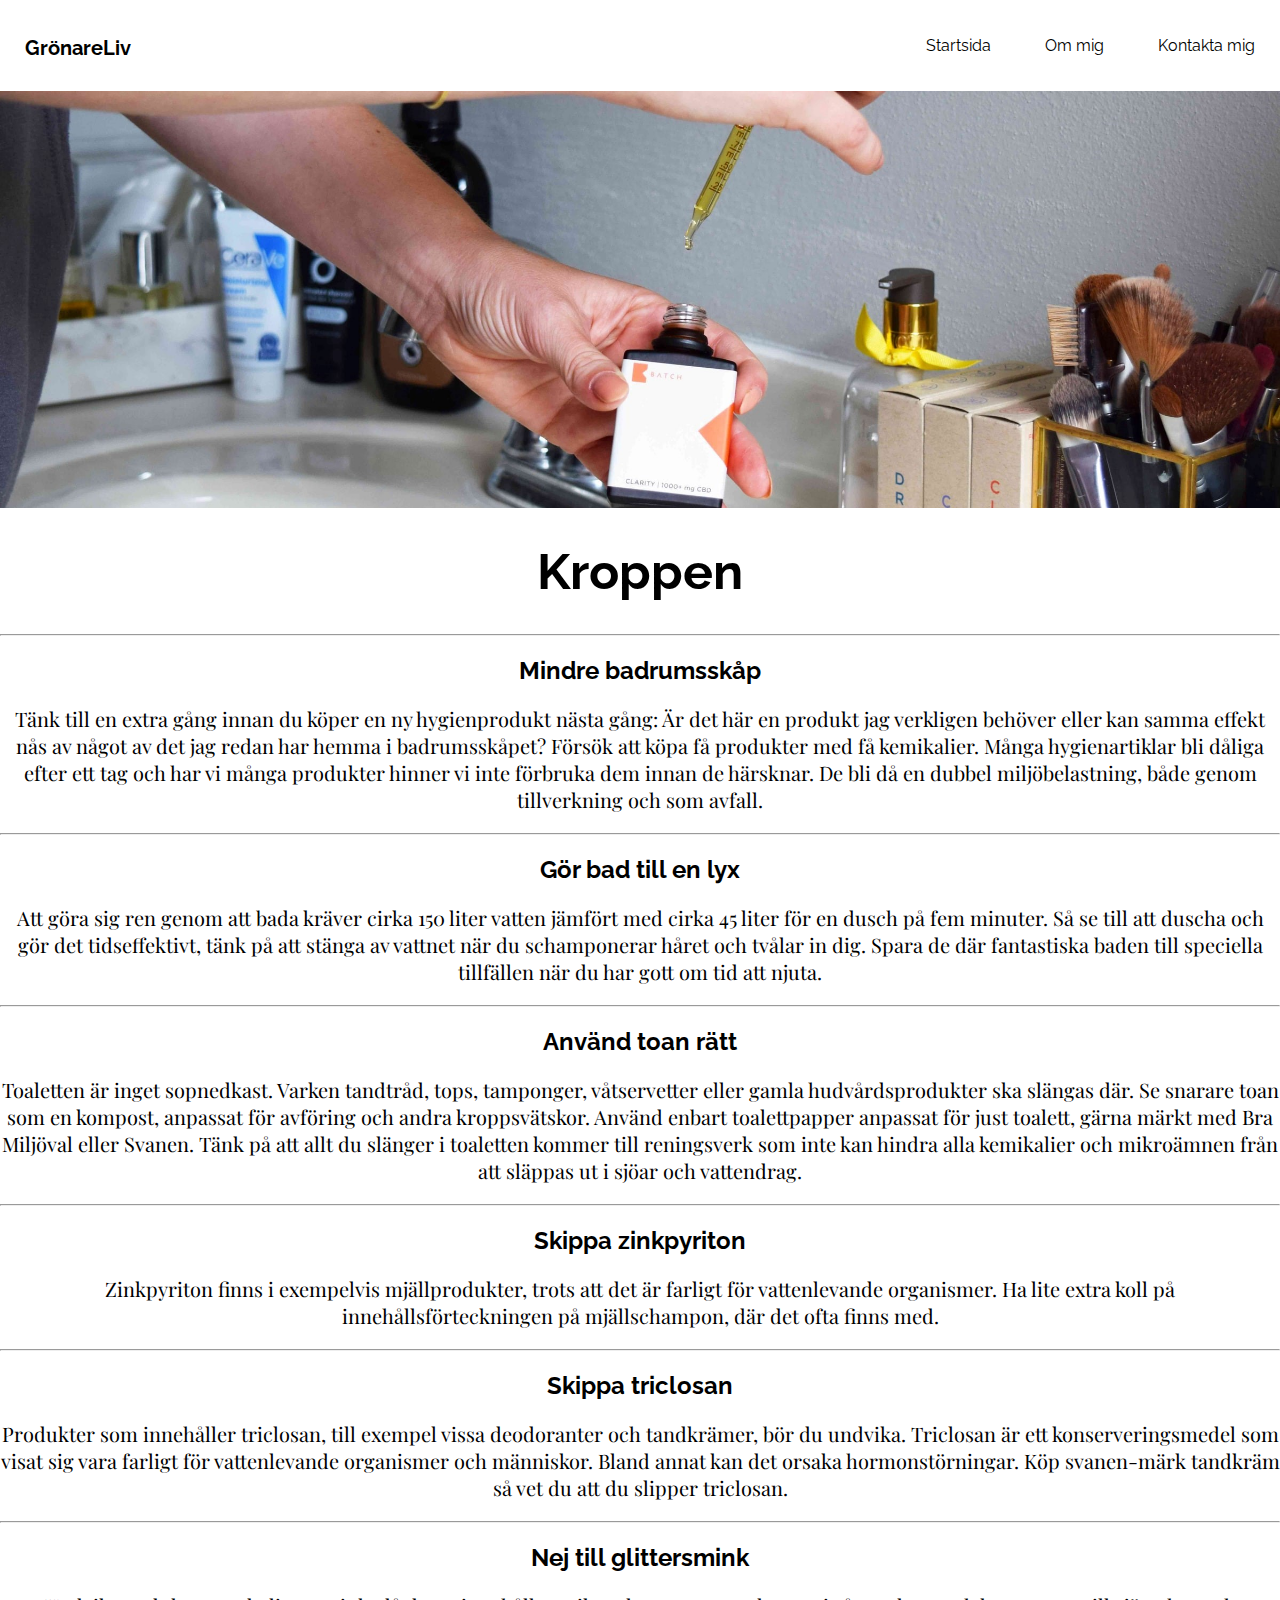
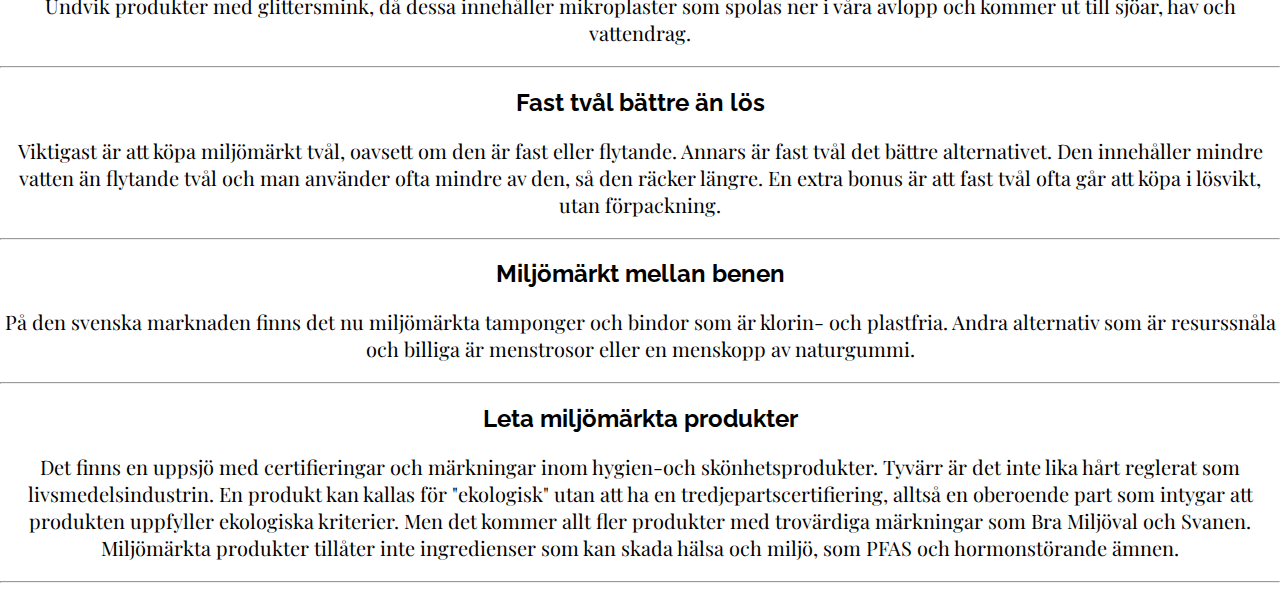
<file: kroppen.html>
<!DOCTYPE html>
<html lang="en">
  <head>
    <meta charset="utf-8">
    <meta name="viewpoint" content="width=device-width, initial-scale=1">
    <title>Kroppen | GrönareLiv</title>
    <link href="https://fonts.googleapis.com/css2?family=Raleway:wght@300&family=Roboto&display=swap" rel="stylesheet">
    <link href="https://fonts.googleapis.com/css2?family=Playfair+Display&family=Raleway:wght@300&display=swap" rel="stylesheet">
    <link rel="stylesheet" href="style.css">
  </head>
  <body>
    <ul class="nav">
      <div class="logo">
        <a href="index.html">GrönareLiv</a>
      </div>
      <li><a href="index.html">Startsida</a></li>
      <li><a href="about.html">Om mig</a></li>
      <li><a href="contact.html">Kontakta mig</a></li>
    </ul>

    <div class="banner">
      <img class="banner-image" src="img/skincare2.jpg">
    </div>

    <h1>Kroppen</h1>
    <hr>

    <h2>Mindre badrumsskåp</h2>
    <p>Tänk till en extra gång innan du köper en ny hygienprodukt nästa gång:
      Är det här en produkt jag verkligen behöver eller kan samma effekt nås av något av det jag redan har hemma i badrumsskåpet?
      Försök att köpa få produkter med få kemikalier.
      Många hygienartiklar bli dåliga efter ett tag och har vi många produkter hinner vi inte förbruka dem innan de härsknar.
      De bli då en dubbel miljöbelastning, både genom tillverkning och som avfall.</p> <hr>

    <h2>Gör bad till en lyx
</h2>
    <p>Att göra sig ren genom att bada kräver cirka 150 liter vatten jämfört med cirka 45 liter för en dusch på fem minuter.
      Så se till att duscha och gör det tidseffektivt, tänk på att stänga av vattnet när du schamponerar håret och tvålar in dig.
      Spara de där fantastiska baden till speciella tillfällen när du har gott om tid att njuta.</p> <hr>

    <h2>Använd toan rätt
</h2>
    <p>Toaletten är inget sopnedkast. Varken tandtråd, tops, tamponger, våtservetter eller gamla hudvårdsprodukter ska slängas där.
      Se snarare toan som en kompost, anpassat för avföring och andra kroppsvätskor.
      Använd enbart toalettpapper anpassat för just toalett, gärna märkt med Bra Miljöval eller Svanen.
      Tänk på att allt du slänger i toaletten kommer till reningsverk som inte kan hindra alla kemikalier och mikroämnen från att släppas ut i sjöar och vattendrag.</p> <hr>

    <h2>Skippa zinkpyriton
</h2>
    <p>Zinkpyriton finns i exempelvis mjällprodukter, trots att det är farligt för vattenlevande organismer.
      Ha lite extra koll på innehållsförteckningen på mjällschampon, där det ofta finns med.</p> <hr>

    <h2>Skippa triclosan
</h2>
    <p>Produkter som innehåller triclosan, till exempel vissa deodoranter och tandkrämer, bör du undvika.
      Triclosan är ett konserveringsmedel som visat sig vara farligt för vattenlevande organismer och människor.
      Bland annat kan det orsaka hormonstörningar. Köp svanen-märk tandkräm så vet du att du slipper triclosan.</p> <hr>

    <h2>Nej till glittersmink
</h2>
    <p>Undvik produkter med glittersmink, då dessa innehåller mikroplaster som spolas ner i våra avlopp och kommer ut till sjöar, hav och vattendrag.</p> <hr>

    <h2>Fast tvål bättre än lös
</h2>
    <p>Viktigast är att köpa miljömärkt tvål, oavsett om den är fast eller flytande.
      Annars är fast tvål det bättre alternativet.
      Den innehåller mindre vatten än flytande tvål och man använder ofta mindre av den, så den räcker längre.
      En extra bonus är att fast tvål ofta går att köpa i lösvikt, utan förpackning.</p> <hr>

    <h2>Miljömärkt mellan benen
</h2>
    <p>På den svenska marknaden finns det nu miljömärkta tamponger och bindor som är klorin- och plastfria.
      Andra alternativ som är resurssnåla och billiga är menstrosor eller en menskopp av naturgummi.</p> <hr>

    <h2>Leta miljömärkta produkter
</h2>
    <p>Det finns en uppsjö med certifieringar och märkningar inom hygien-och skönhetsprodukter.
      Tyvärr är det inte lika hårt reglerat som livsmedelsindustrin.
      En produkt kan kallas för "ekologisk" utan att ha en tredjepartscertifiering, alltså en oberoende part som intygar att produkten uppfyller ekologiska kriterier.
      Men det kommer allt fler produkter med trovärdiga märkningar som Bra Miljöval och Svanen.
      Miljömärkta produkter tillåter inte ingredienser som kan skada hälsa och miljö, som PFAS och hormonstörande ämnen.</p> <hr>
  </body>
</html>
</file>
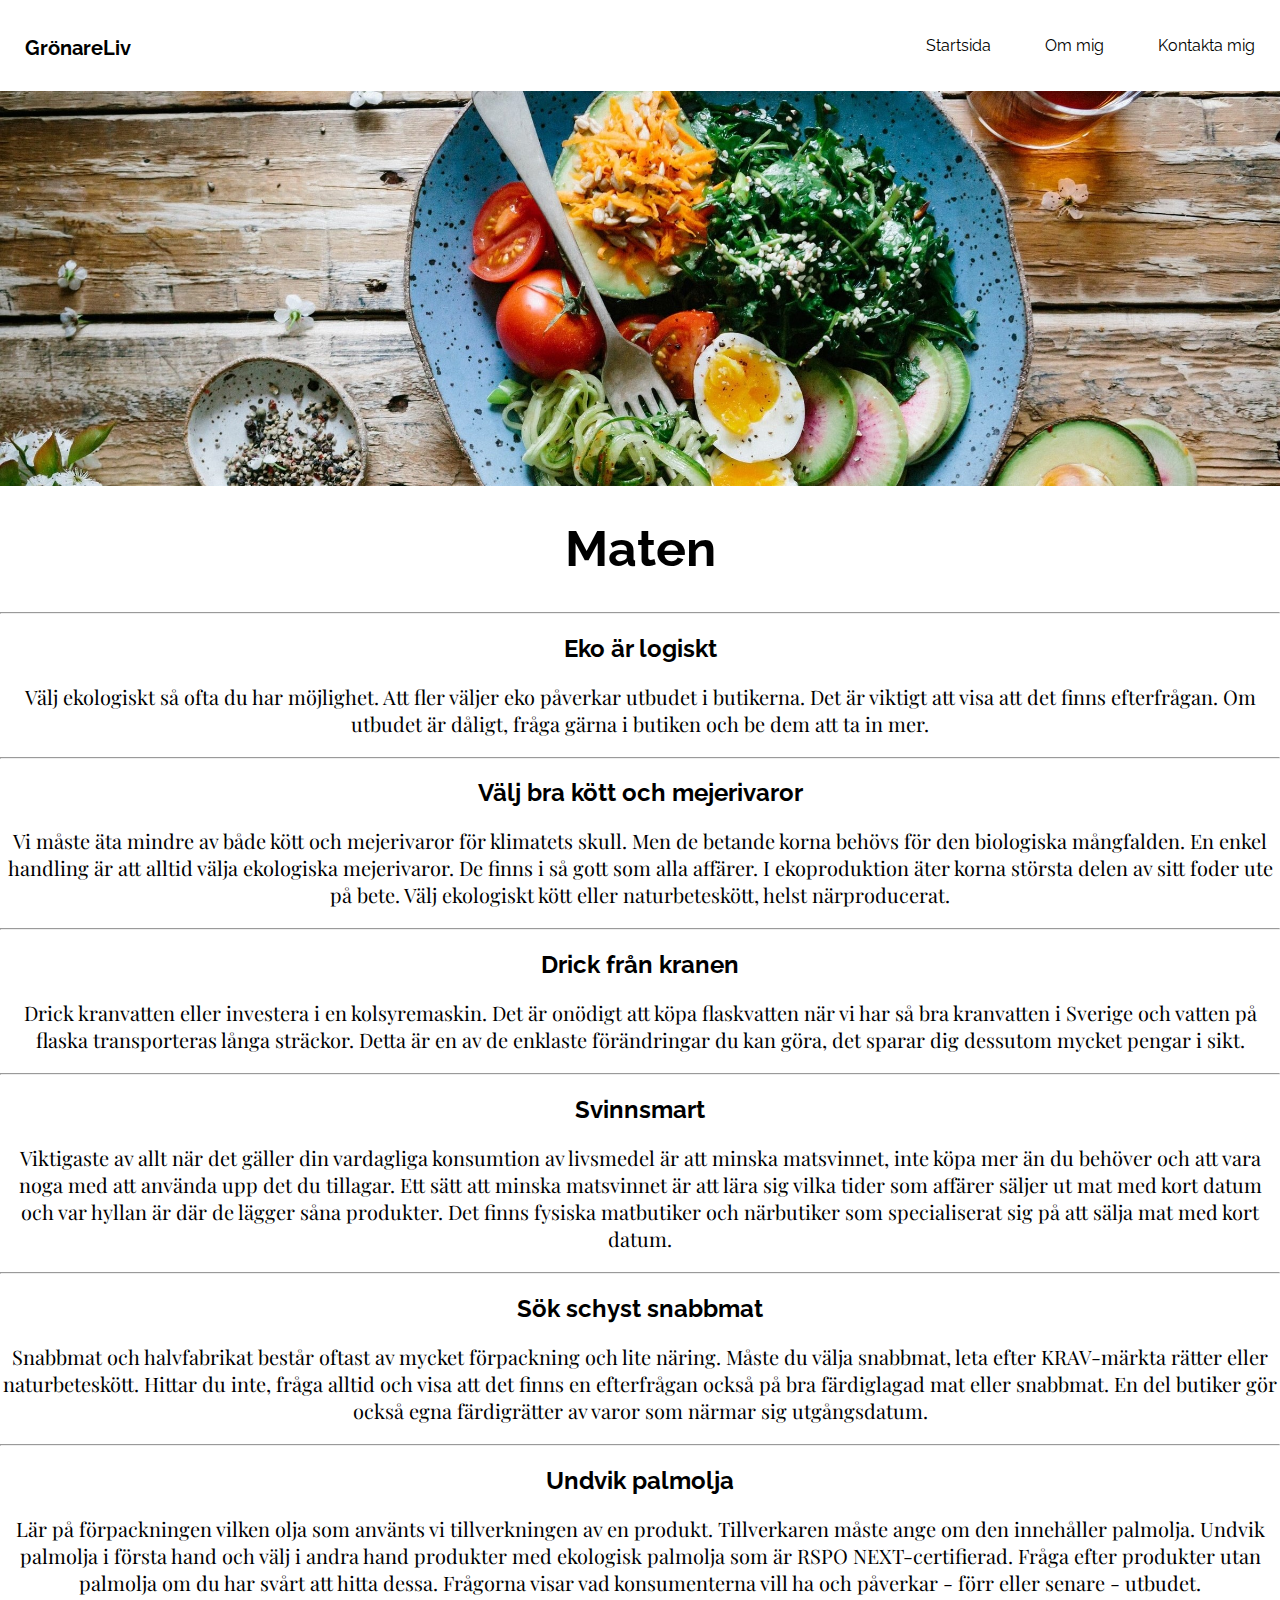
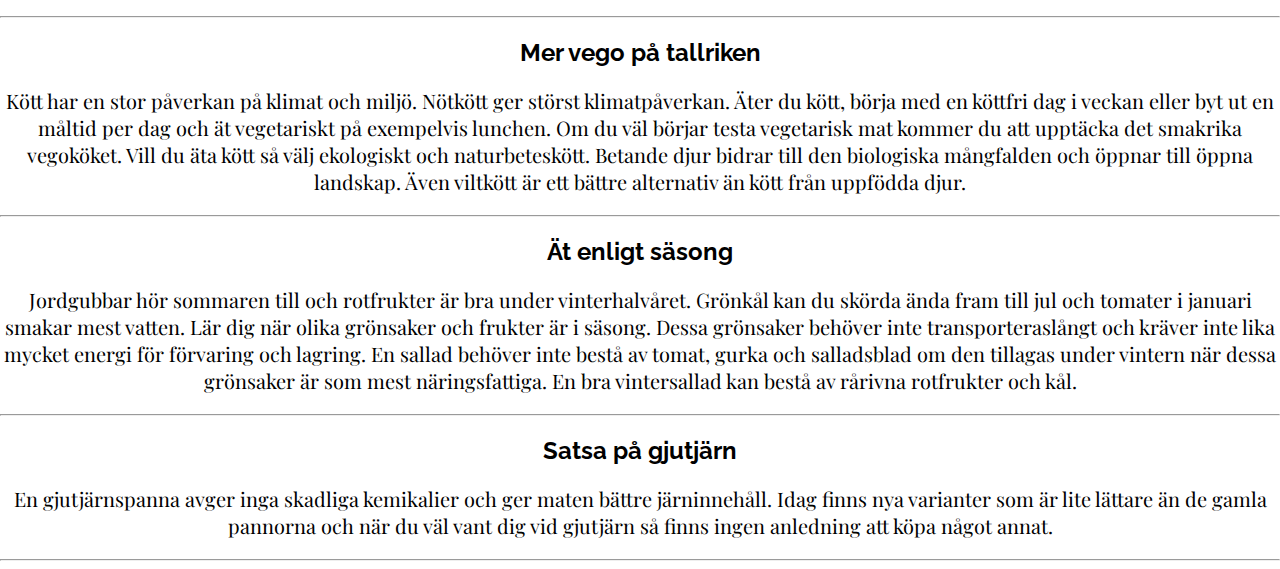
<file: maten.html>
<!DOCTYPE html>
<html lang="en">
  <head>
    <meta charset="utf-8">
    <meta name="viewpoint" content="width=device-width, initial-scale=1">
    <title>Maten | GrönareLiv</title>
    <link href="https://fonts.googleapis.com/css2?family=Raleway:wght@300&family=Roboto&display=swap" rel="stylesheet">
    <link href="https://fonts.googleapis.com/css2?family=Playfair+Display&family=Raleway:wght@300&display=swap" rel="stylesheet">
    <link rel="stylesheet" href="style.css">
  </head>
  <body>
    <ul class="nav">
      <div class="logo">
        <a href="index.html">GrönareLiv</a>
      </div>
      <li><a href="index.html">Startsida</a></li>
      <li><a href="about.html">Om mig</a></li>
      <li><a href="contact.html">Kontakta mig</a></li>
    </ul>

    <div class="banner">
      <img class="banner-image" src="img/food2.jpg">
    </div>

    <h1>Maten</h1>
    <hr>

    <h2>Eko är logiskt</h2>
    <p>Välj ekologiskt så ofta du har möjlighet.
      Att fler väljer eko påverkar utbudet i butikerna.
      Det är viktigt att visa att det finns efterfrågan.
      Om utbudet är dåligt, fråga gärna i butiken och be dem att ta in mer.</p>
      <hr>

    <h2>Välj bra kött och mejerivaror
</h2>
    <p>Vi måste äta mindre av både kött och mejerivaror för klimatets skull.
      Men de betande korna behövs för den biologiska mångfalden.
      En enkel handling är att alltid välja ekologiska mejerivaror.
      De finns i så gott som alla affärer.
      I ekoproduktion äter korna största delen av sitt foder ute på bete.
      Välj ekologiskt kött eller naturbeteskött, helst närproducerat.</p>
      <hr>

    <h2>Drick från kranen</h2>
    <p>Drick kranvatten eller investera i en kolsyremaskin.
      Det är onödigt att köpa flaskvatten när vi har så bra kranvatten i Sverige och vatten på flaska transporteras långa sträckor.
      Detta är en av de enklaste förändringar du kan göra, det sparar dig dessutom mycket pengar i sikt.</p>
      <hr>

    <h2>Svinnsmart
</h2>
    <p>Viktigaste av allt när det gäller din vardagliga konsumtion av livsmedel är att minska matsvinnet, inte köpa mer än du behöver och att vara noga med att använda upp det du tillagar.
      Ett sätt att minska matsvinnet är att lära sig vilka tider som affärer säljer ut mat med kort datum och var hyllan är där de lägger såna produkter.
      Det finns fysiska matbutiker och närbutiker som specialiserat sig på att sälja mat med kort datum.</p>
      <hr>

    <h2>Sök schyst snabbmat
</h2>
    <p>Snabbmat och halvfabrikat består oftast av mycket förpackning och lite näring.
      Måste du välja snabbmat, leta efter KRAV-märkta rätter eller naturbeteskött.
      Hittar du inte, fråga alltid och visa att det finns en efterfrågan också på bra färdiglagad mat eller snabbmat.
      En del butiker gör också egna färdigrätter av varor som närmar sig utgångsdatum.</p>
      <hr>

    <h2>Undvik palmolja</h2>
    <p>Lär på förpackningen vilken olja som använts vi tillverkningen av en produkt.
      Tillverkaren måste ange om den innehåller palmolja.
      Undvik palmolja i första hand och välj i andra hand produkter med ekologisk palmolja som är RSPO NEXT-certifierad.
      Fråga efter produkter utan palmolja om du har svårt att hitta dessa.
      Frågorna visar vad konsumenterna vill ha och påverkar - förr eller senare - utbudet.</p>
      <hr>

    <h2>Mer vego på tallriken
</h2>
    <p>Kött har en stor påverkan på klimat och miljö.
      Nötkött ger störst klimatpåverkan.
      Äter du kött, börja med en köttfri dag i veckan eller byt ut en måltid per dag och ät vegetariskt på exempelvis lunchen.
      Om du väl börjar testa vegetarisk mat kommer du att upptäcka det smakrika vegoköket. Vill du äta kött så välj ekologiskt och naturbeteskött.
      Betande djur bidrar till den biologiska mångfalden och öppnar till öppna landskap. Även viltkött är ett bättre alternativ än kött från uppfödda djur.</p>
      <hr>

    <h2>Ät enligt säsong
</h2>
    <p>Jordgubbar hör sommaren till och rotfrukter är bra under vinterhalvåret.
      Grönkål kan du skörda ända fram till jul och tomater i januari smakar mest vatten.
      Lär dig när olika grönsaker och frukter är i säsong.
      Dessa grönsaker behöver inte transporteraslångt och kräver inte lika mycket energi för förvaring och lagring.
      En sallad behöver inte bestå av tomat, gurka och salladsblad om den tillagas under vintern när dessa grönsaker är som mest näringsfattiga.
      En bra vintersallad kan bestå av rårivna rotfrukter och kål.</p>
      <hr>

    <h2>Satsa på gjutjärn
</h2>
    <p>En gjutjärnspanna avger inga skadliga kemikalier och ger maten bättre järninnehåll.
      Idag finns nya varianter som är lite lättare än de gamla pannorna och när du väl vant dig vid gjutjärn så finns ingen anledning att köpa något annat.</p>
      <hr>
  </body>
</html>
</file>
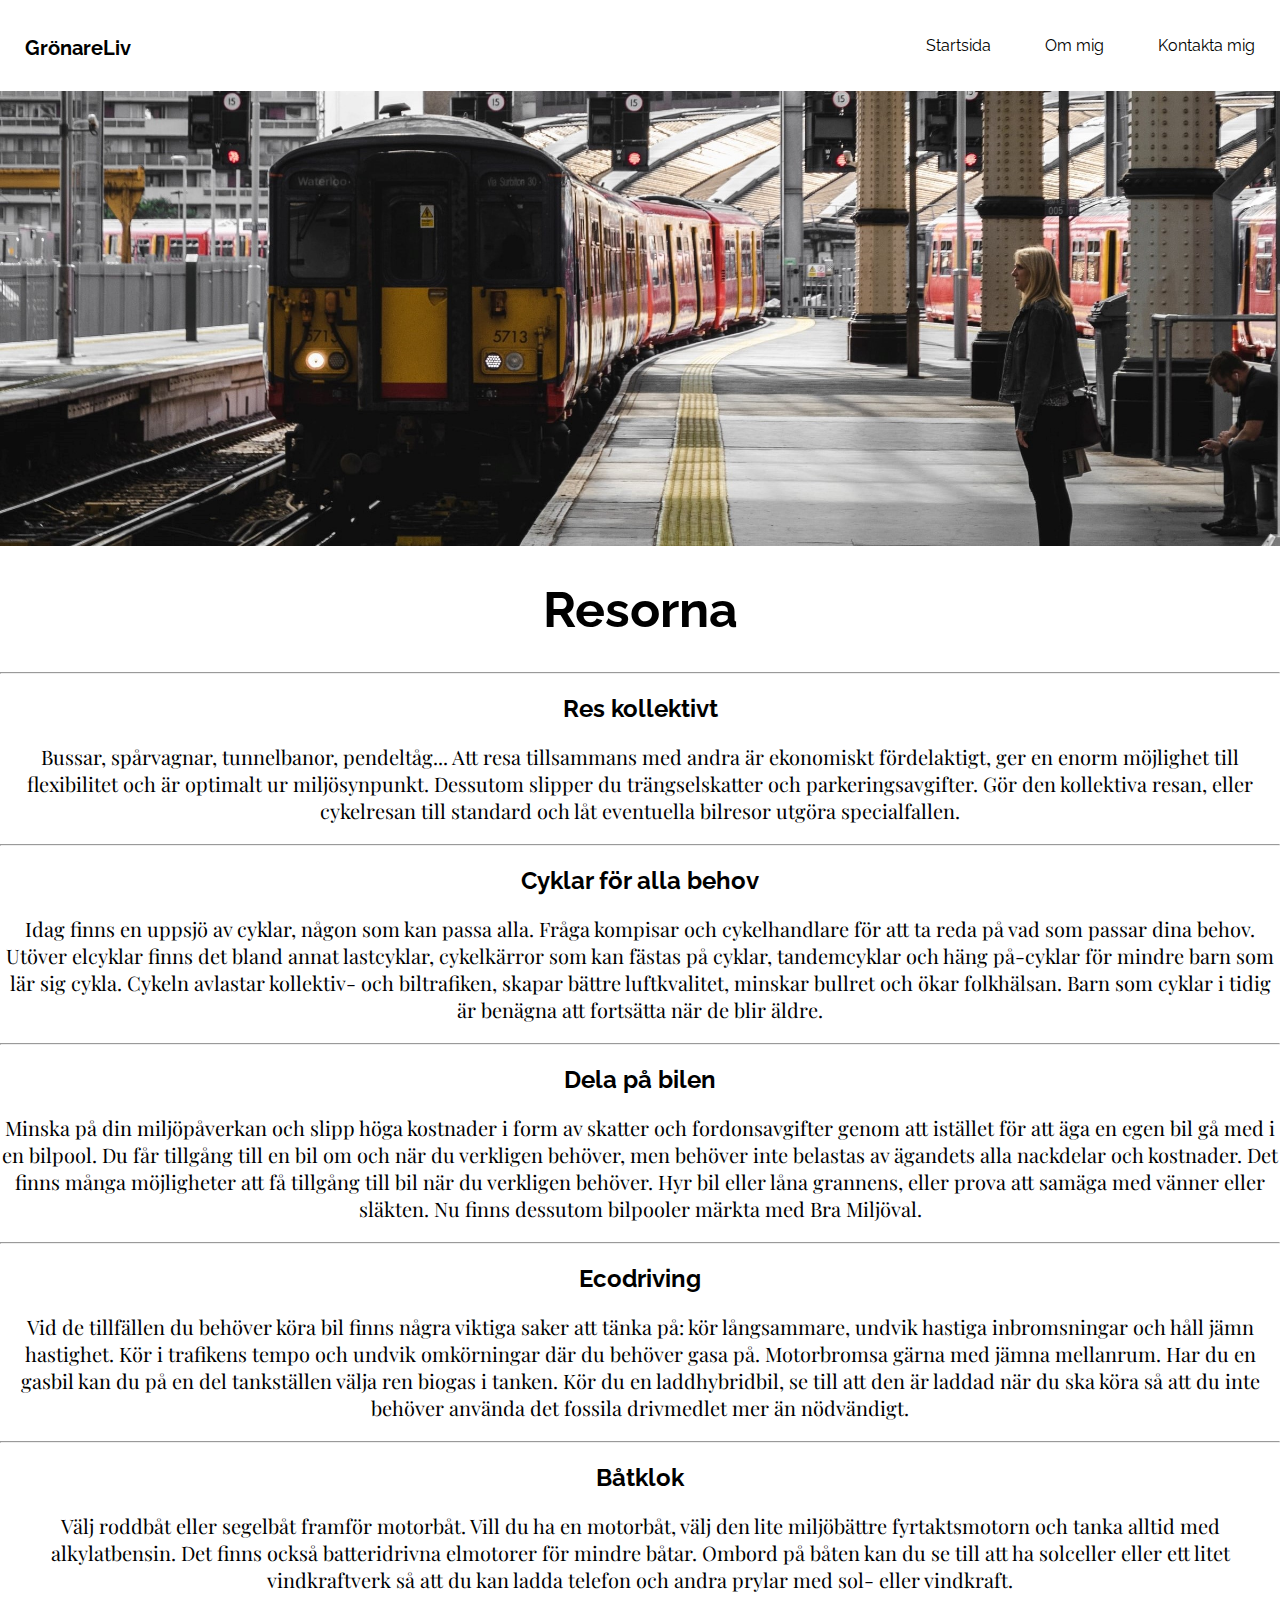
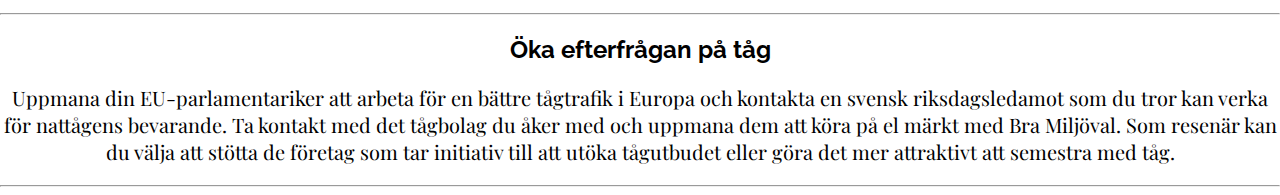
<file: resorna.html>
<!DOCTYPE html>
<html lang="en">
  <head>
    <meta charset="utf-8">
    <meta name="viewpoint" content="width=device-width, initial-scale=1">
    <title>Resorna | GrönareLiv</title>
    <link href="https://fonts.googleapis.com/css2?family=Raleway:wght@300&family=Roboto&display=swap" rel="stylesheet">
    <link href="https://fonts.googleapis.com/css2?family=Playfair+Display&family=Raleway:wght@300&display=swap" rel="stylesheet">
    <link rel="stylesheet" href="style.css">
  </head>
  <body>
    <ul class="nav">
      <div class="logo">
        <a href="index.html">GrönareLiv</a>
      </div>
      <li><a href="index.html">Startsida</a></li>
      <li><a href="about.html">Om mig</a></li>
      <li><a href="contact.html">Kontakta mig</a></li>
    </ul>

    <div class="banner">
      <img class="banner-image" src="img/train2.jpg">
    </div>

    <h1>Resorna</h1>
    <hr>

    <h2>Res kollektivt</h2>
    <p>Bussar, spårvagnar, tunnelbanor, pendeltåg...
      Att resa tillsammans med andra är ekonomiskt fördelaktigt, ger en enorm möjlighet till flexibilitet och är optimalt ur miljösynpunkt.
      Dessutom slipper du trängselskatter och parkeringsavgifter.
      Gör den kollektiva resan, eller cykelresan till standard och låt eventuella bilresor utgöra specialfallen.</p> <hr>

    <h2>Cyklar för alla behov</h2>
    <p>Idag finns en uppsjö av cyklar, någon som kan passa alla.
      Fråga kompisar och cykelhandlare för att ta reda på vad som passar dina behov.
      Utöver elcyklar finns det bland annat lastcyklar, cykelkärror som kan fästas på cyklar, tandemcyklar och häng på-cyklar för mindre barn som lär sig cykla.
      Cykeln avlastar kollektiv- och biltrafiken, skapar bättre luftkvalitet, minskar bullret och ökar folkhälsan. Barn som cyklar i tidig är benägna att fortsätta när de blir äldre.</p> <hr>

    <h2>Dela på bilen</h2>
    <p>Minska på din miljöpåverkan och slipp höga kostnader i form av skatter och fordonsavgifter genom att istället för att äga en egen bil gå med i en bilpool.
      Du får tillgång till en bil om och när du verkligen behöver, men behöver inte belastas av ägandets alla nackdelar och kostnader.
      Det finns många möjligheter att få tillgång till bil när du verkligen behöver.
      Hyr bil eller låna grannens, eller prova att samäga med vänner eller släkten.
      Nu finns dessutom bilpooler märkta med Bra Miljöval.</p> <hr>

    <h2>Ecodriving</h2>
    <p>Vid de tillfällen du behöver köra bil finns några viktiga saker att tänka på: kör långsammare, undvik hastiga inbromsningar och håll jämn hastighet.
      Kör i trafikens tempo och undvik omkörningar där du behöver gasa på.
      Motorbromsa gärna med jämna mellanrum.
      Har du en gasbil kan du på en del tankställen välja ren biogas i tanken.
      Kör du en laddhybridbil, se till att den är laddad när du ska köra så att du inte behöver använda det fossila drivmedlet mer än nödvändigt.</p> <hr>

    <h2>Båtklok</h2>
    <p>Välj roddbåt eller segelbåt framför motorbåt.
      Vill du ha en motorbåt, välj den lite miljöbättre fyrtaktsmotorn och tanka alltid med alkylatbensin.
      Det finns också batteridrivna elmotorer för mindre båtar.
      Ombord på båten kan du se till att ha solceller eller ett litet vindkraftverk så att du kan ladda telefon och andra prylar med sol- eller vindkraft.</p> <hr>

    <h2>Öka efterfrågan på tåg</h2>
    <p>Uppmana din EU-parlamentariker att arbeta för en bättre tågtrafik i Europa och kontakta en svensk riksdagsledamot som du tror kan verka för nattågens bevarande.
      Ta kontakt med det tågbolag du åker med och uppmana dem att köra på el märkt med Bra Miljöval.
      Som resenär kan du välja att stötta de företag som tar initiativ till att utöka tågutbudet eller göra det mer attraktivt att semestra med tåg.</p> <hr>
  </body>
</html>
</file>
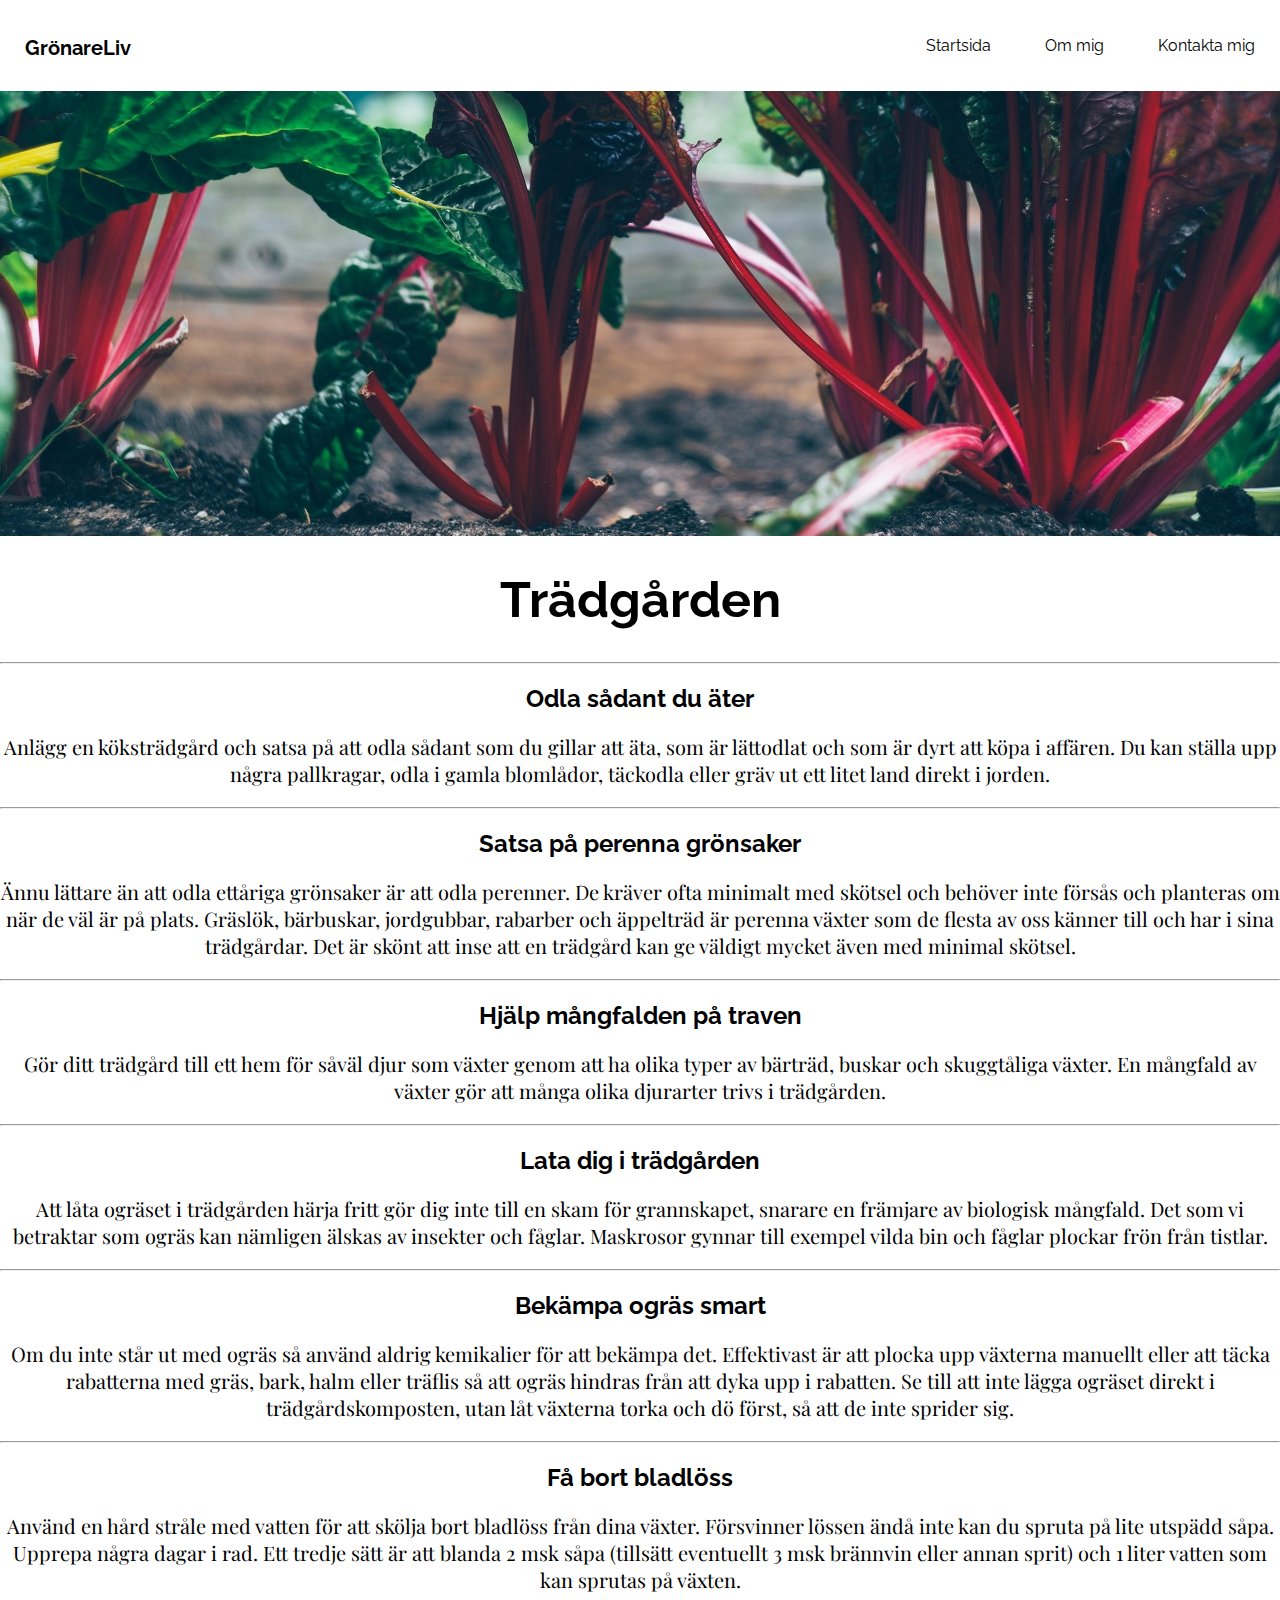
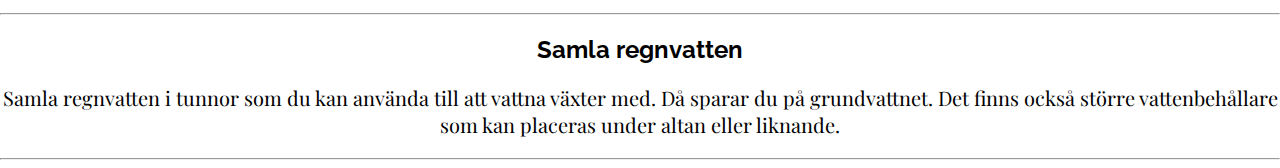
<file: tradgarden.html>
<!DOCTYPE html>
<html lang="en">
  <head>
    <meta charset="utf-8">
    <meta name="viewpoint" content="width=device-width, initial-scale=1">
    <title>Trädgården | GrönareLiv</title>
    <link href="https://fonts.googleapis.com/css2?family=Raleway:wght@300&family=Roboto&display=swap" rel="stylesheet">
    <link href="https://fonts.googleapis.com/css2?family=Playfair+Display&family=Raleway:wght@300&display=swap" rel="stylesheet">
    <link rel="stylesheet" href="style.css">
  </head>
  <body>
    <ul class="nav">
      <div class="logo">
        <a href="index.html">GrönareLiv</a>
      </div>
      <li><a href="index.html">Startsida</a></li>
      <li><a href="about.html">Om mig</a></li>
      <li><a href="contact.html">Kontakta mig</a></li>
    </ul>

    <div class="banner">
      <img class="banner-image" src="img/garden2.jpg">
    </div>

    <h1>Trädgården</h1>
    <hr>

    <h2>Odla sådant du äter</h2>
    <p>Anlägg en köksträdgård och satsa på att odla sådant som du gillar att äta, som är lättodlat och som är dyrt att köpa i affären.
      Du kan ställa upp några pallkragar, odla i gamla blomlådor, täckodla eller gräv ut ett litet land direkt i jorden.</p> <hr>

    <h2>Satsa på perenna grönsaker</h2>
    <p>Ännu lättare än att odla ettåriga grönsaker är att odla perenner.
      De kräver ofta minimalt med skötsel och behöver inte försås och planteras om när de väl är på plats.
      Gräslök, bärbuskar, jordgubbar, rabarber och äppelträd är perenna växter som de flesta av oss känner till och har i sina trädgårdar.
      Det är skönt att inse att en trädgård kan ge väldigt mycket även med minimal skötsel.</p> <hr>

    <h2>Hjälp mångfalden på traven</h2>
    <p>Gör ditt trädgård till ett hem för såväl djur som växter genom att ha olika typer av bärträd, buskar och skuggtåliga växter.
      En mångfald av växter gör att många olika djurarter trivs i trädgården.</p> <hr>

    <h2>Lata dig i trädgården
</h2>
    <p>Att låta ogräset i trädgården härja fritt gör dig inte till en skam för grannskapet, snarare en främjare av biologisk mångfald.
      Det som vi betraktar som ogräs kan nämligen älskas av insekter och fåglar. Maskrosor gynnar till exempel vilda bin och fåglar plockar frön från tistlar.</p> <hr>

    <h2>Bekämpa ogräs smart
</h2>
    <p>Om du inte står ut med ogräs så använd aldrig kemikalier för att bekämpa det.
      Effektivast är att plocka upp växterna manuellt eller att täcka rabatterna med gräs, bark, halm eller träflis så att ogräs hindras från att dyka upp i rabatten.
      Se till att inte lägga ogräset direkt i trädgårdskomposten, utan låt växterna torka och dö först, så att de inte sprider sig.</p> <hr>

    <h2>Få bort bladlöss
</h2>
    <p>Använd en hård stråle med vatten för att skölja bort bladlöss från dina växter.
      Försvinner lössen ändå inte kan du spruta på lite utspädd såpa. Upprepa några dagar i rad.
      Ett tredje sätt är att blanda 2 msk såpa (tillsätt eventuellt 3 msk brännvin eller annan sprit) och 1 liter vatten som kan sprutas på växten.</p> <hr>

    <h2>Samla regnvatten</h2>
    <p>Samla regnvatten i tunnor som du kan använda till att vattna växter med. Då sparar du på grundvattnet.
      Det finns också större vattenbehållare som kan placeras under altan eller liknande.</p> <hr>
  </body>
</html>
</file>
<file: style.css>
body {
  margin: 0;
  padding: 0;
  font-family: 'Raleway', sans-serif;
}
/*CSS menu + logo start*/
.nav {
  background-color: #ffffff;
  color: #000000;
  list-style: none;
  text-align: right;
  padding: 20px 0 20px 0;
}

.nav > li {
  display: inline-block;
  padding: 0 25px 0 25px;
  font-size: 16px;
}

.nav > li > a {

  text-decoration: none;
  color: #000000;
}

.nav > li > a:hover {
  color: #27D941;
}

.logo {
  color: #000000;
  float: left;
  padding-left: 25px;
  font-size: 20px;
  font-weight: bold;
}

.logo > a {
  text-decoration: none;
  color: #000000;
}

.logo > a:hover {
  color: #27D941;
}
/*CSS menu + logo end*/

/*CSS banner start*/
.banner {
  width: 100%;
  display: block;
}

.banner > .banner-image {
  width: 100%;
  display: block;
}
/*CSS banner end*/

.container {
  width: 100%;
  display: flex;
  flex-direction: column;
  align-items: center;
}

.item {
  display: flex;
}

.item img {
  flex: 0 1 auto;
}

.item > div {
  flex: 1 1 auto;
}

.item-link,
.item-link:visited,
.item-link:hover,
.item-link:active {
  width: 650px;
  display: block;
  margin: 0 8px;
  margin: 8px 0;
  border: 1px solid black;

  padding: 8px;
  text-decoration: none;
  color: inherit;
}


/*CSS h1 start*/
h1 {
  text-align: center;
  font-family: 'Raleway', sans-serif;
  font-size: 50px;
}
/*CSS h1 end*/

/*CSS h2 start*/
h2 {
  text-align: center;
  font-family: 'Raleway', sans-serif;
}
/*CSS h2 end*/

/*CSS paragraph start*/
p {
  text-align: center;
  font-size: 20px;
  font-family: 'Playfair Display', serif;
}
/*CSS paragraph end*/



/*CSS contact page start*/
form {
    text-align: center;
    margin-top: 0;
}
.submit {
    background-color: #3fb6b2;
    padding: 12px 45px;
    border-radius: 5px;
    cursor: pointer;
    color: #ffffff;
    border: none;
    outline: none;
    margin: 0;
    font-weight: bold;
}
.submit:hover {
    background-color: #43a09d;
}
textarea {
    height: 100px;
}
input, textarea {
    margin-bottom: 10px;
    font-size: 11pt;
    padding: 15px 10px 10px;
    border: 1px solid #cecece;
    background-color: #efefef;
    color: #787575;
    border-radius: 5px;
    width: 70%;
    outline: none;
}
/*CSS contact page end*/
</file>
